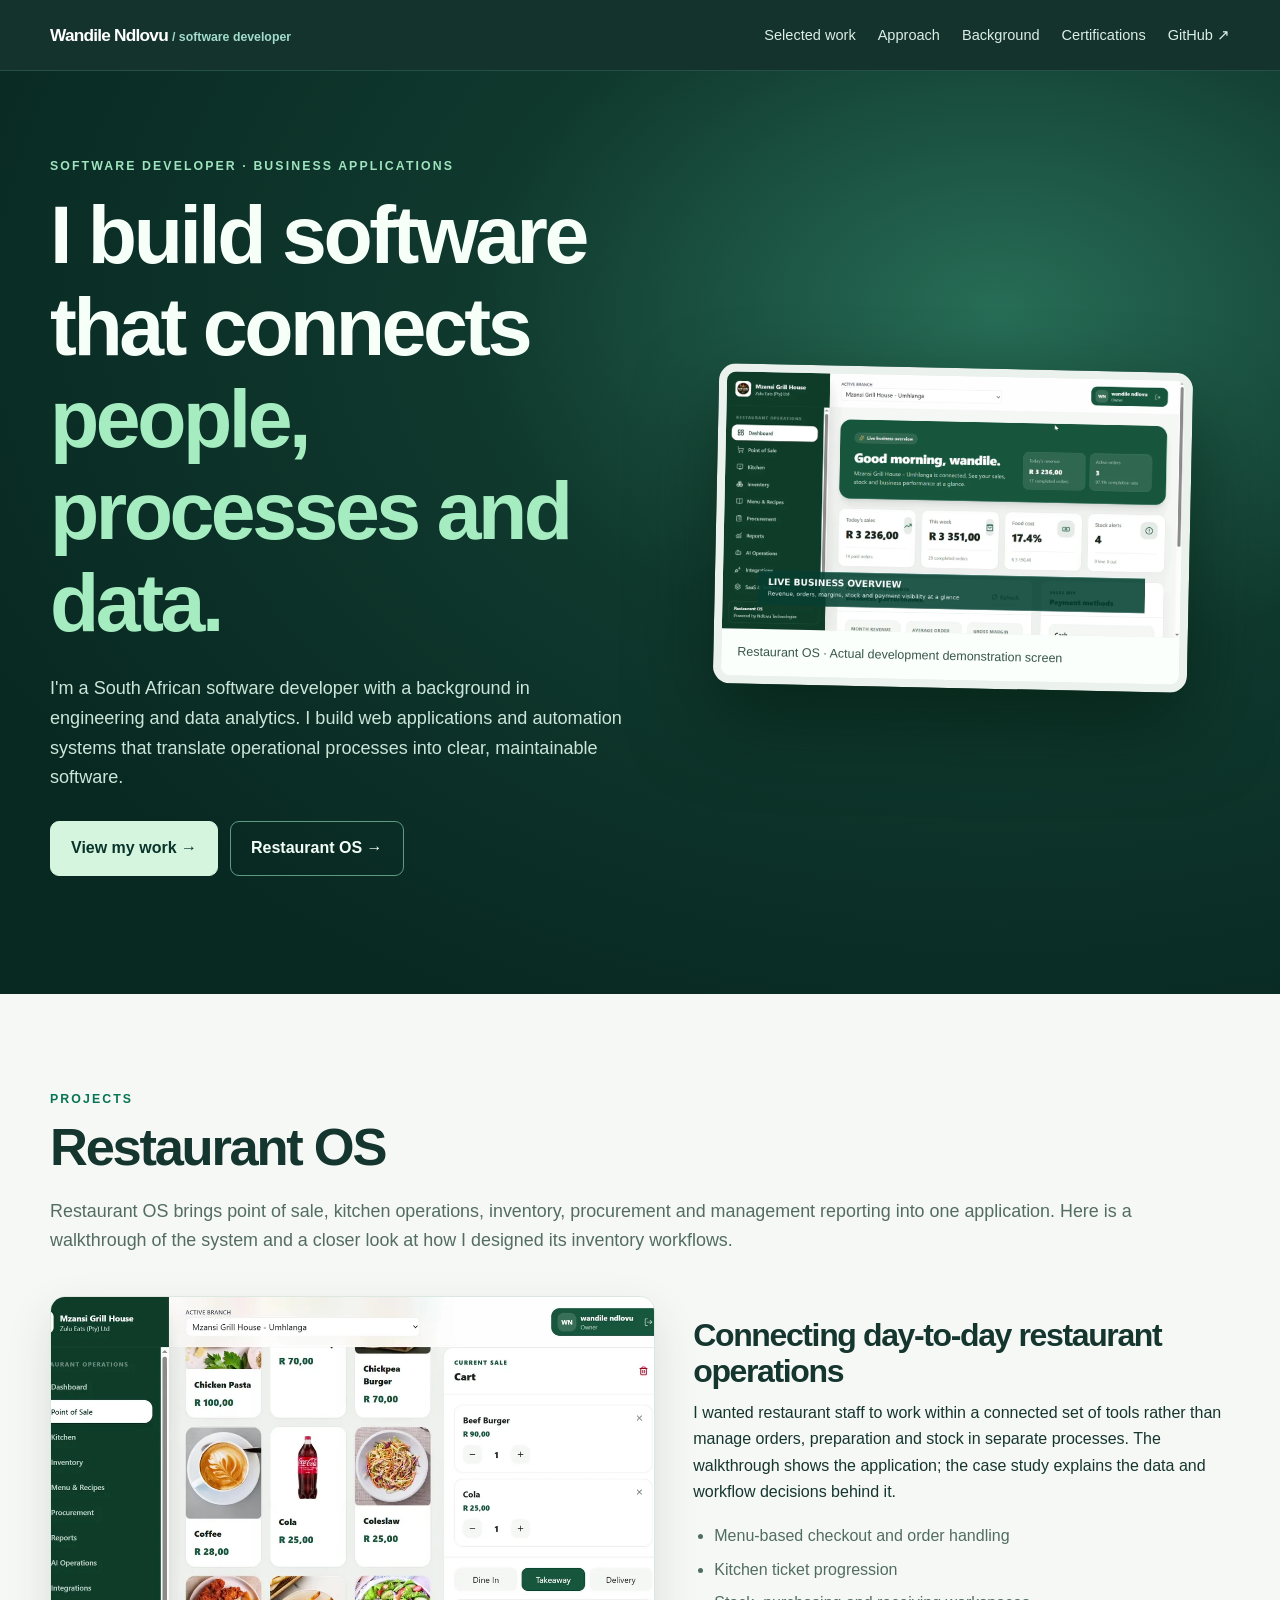
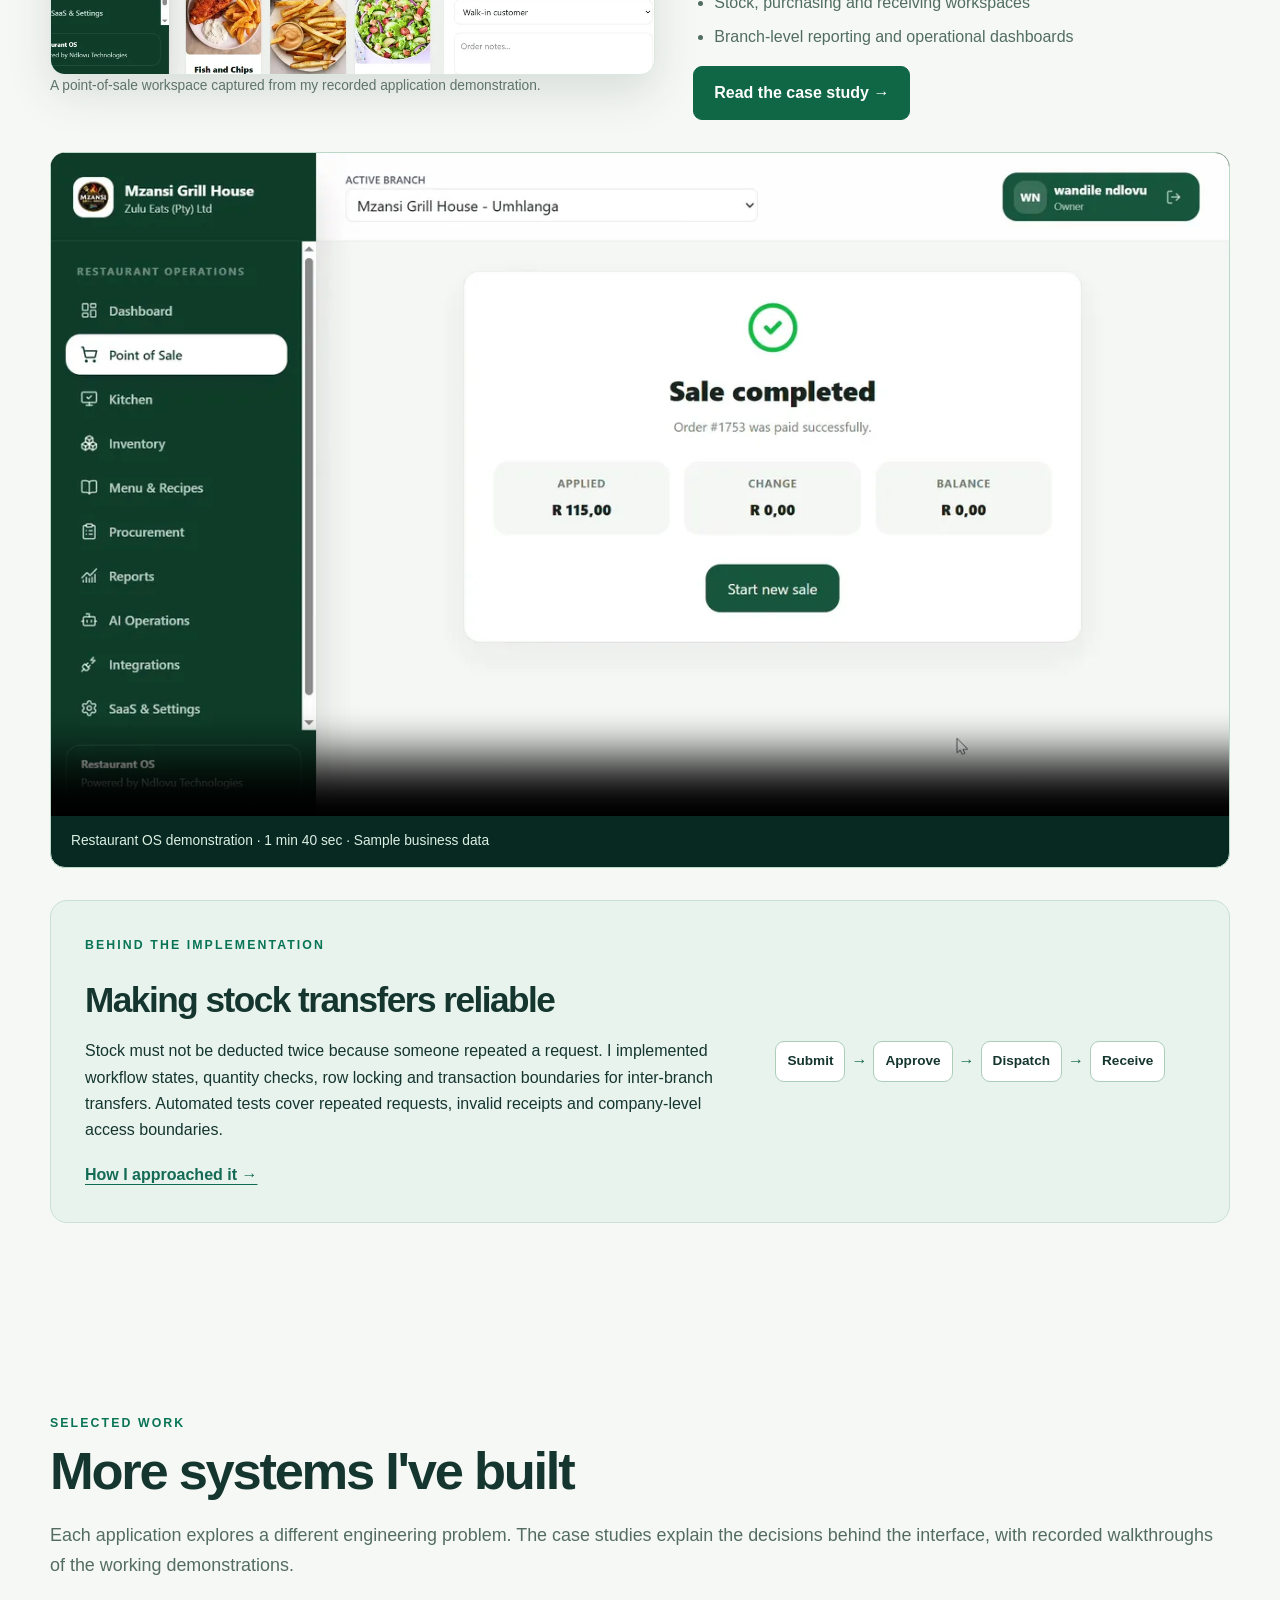
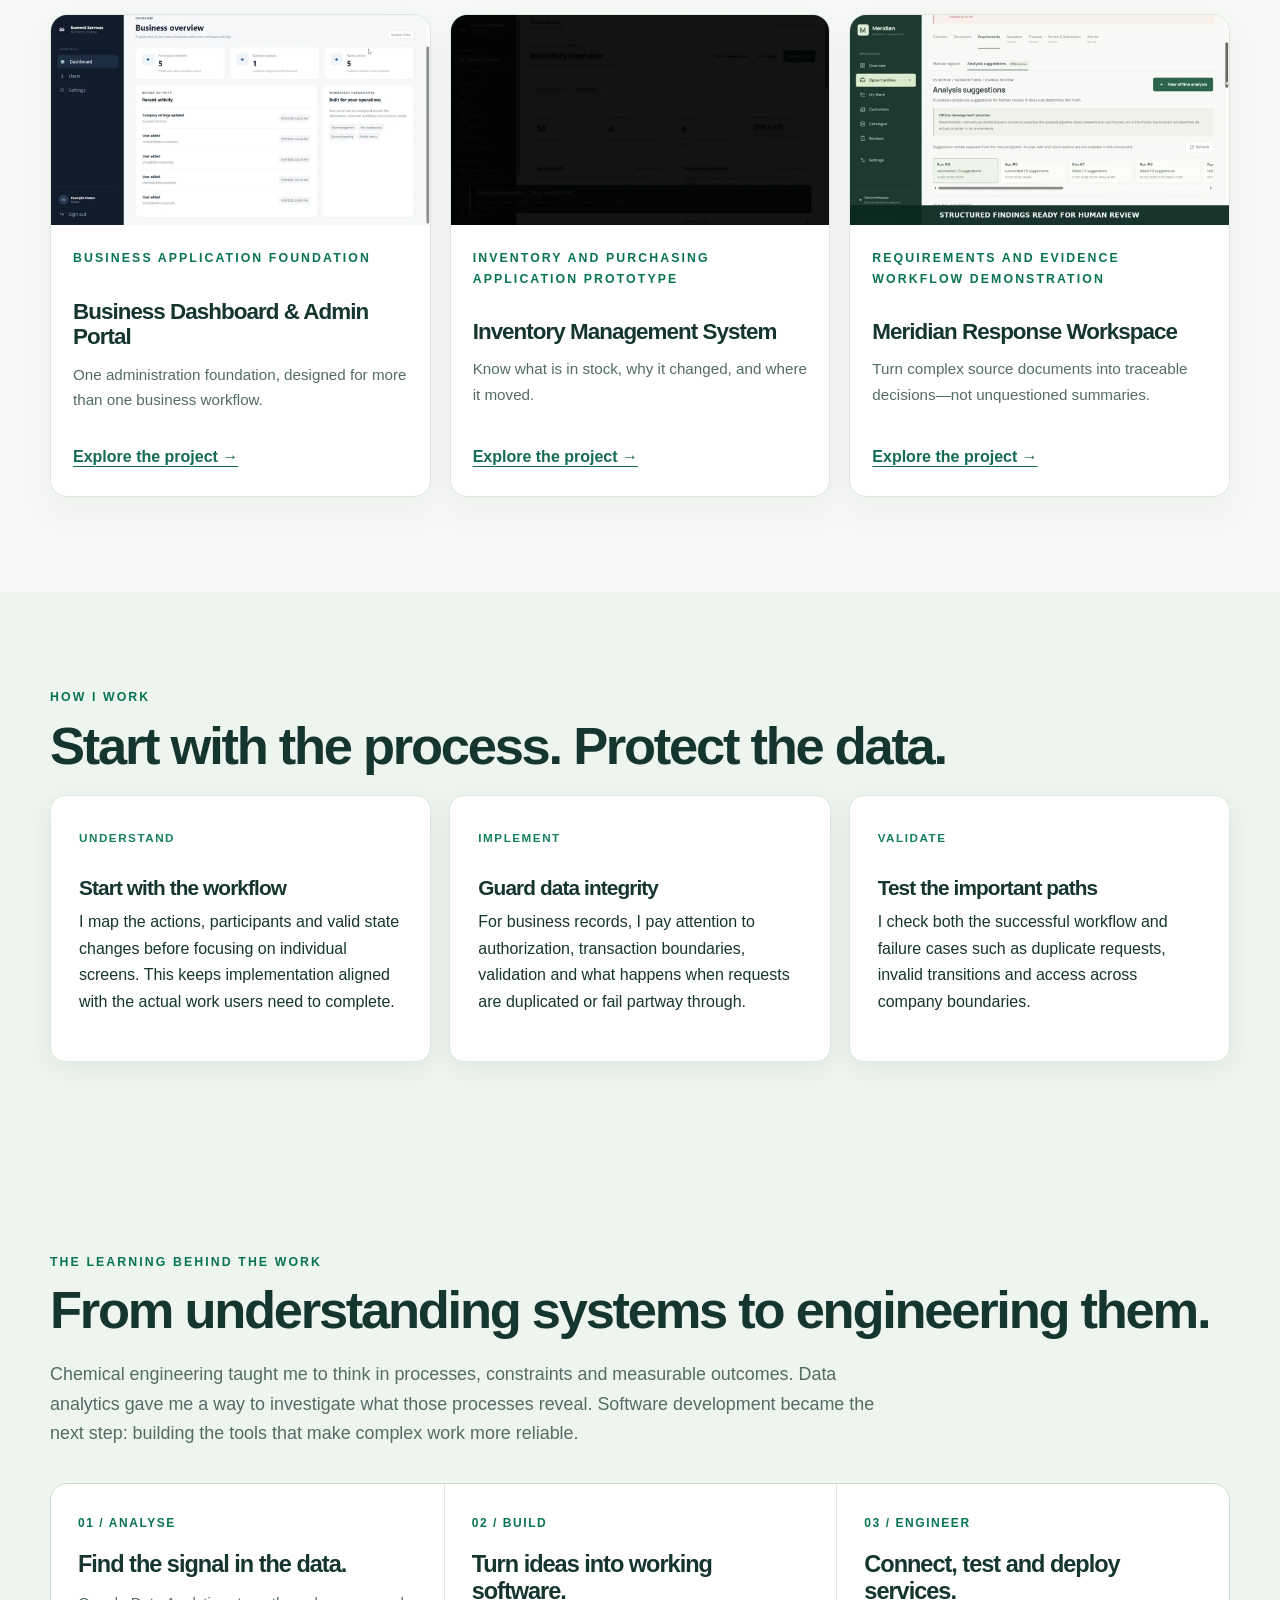
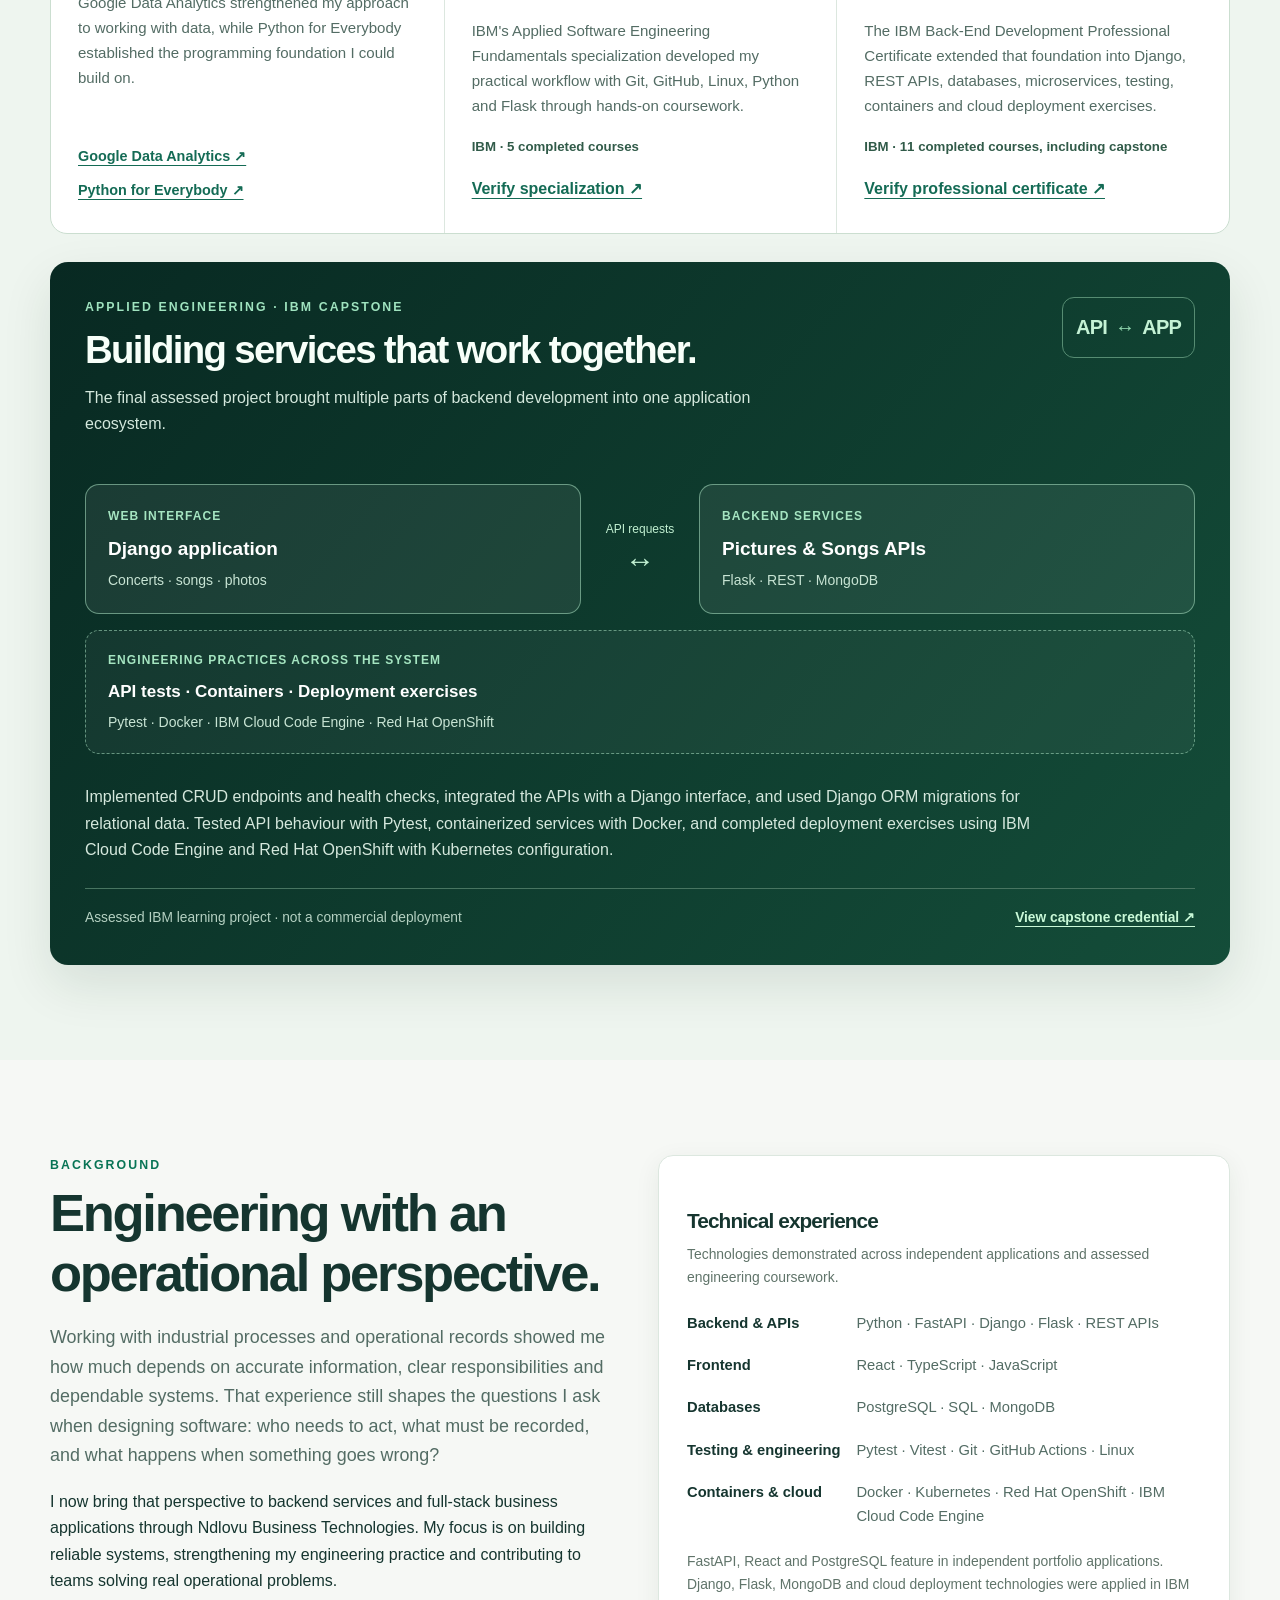
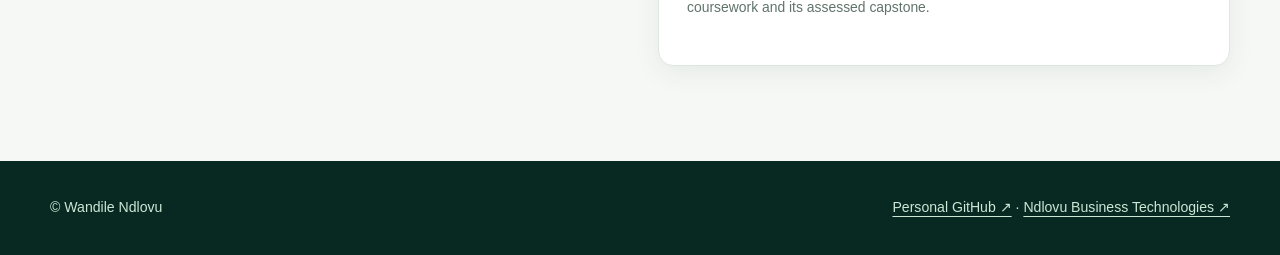
<file: index.html>
<!doctype html>
<html lang="en">
<head>
  <meta charset="utf-8"><meta name="viewport" content="width=device-width,initial-scale=1">
  <meta name="description" content="Wandile Ndlovu — software developer building backend systems, full-stack applications and business automation. Explore technical projects, demonstrations and design decisions.">
  <title>Wandile Ndlovu | Portfolio</title>
  <link rel="stylesheet" href="assets/style.css?v=capstone-20261103">
</head>
<body>
<a class="skip" href="#main">Skip to content</a>
<header class="top"><nav class="nav wrap" aria-label="Main navigation"><a class="brand" href="index.html">Wandile Ndlovu <small>/ software developer</small></a><div class="navlinks"><a href="#work">Selected work</a><a href="#approach">Approach</a><a href="#background">Background</a><a href="#certifications">Certifications</a><a href="https://github.com/Mbuso100" rel="noopener noreferrer" target="_blank">GitHub ↗</a></div></nav></header>
<main id="main">
<section class="hero"><div class="wrap hero-inner"><div><div class="eyebrow">Software Developer · Business Applications</div><h1>I build software that connects <strong>people, processes and data.</strong></h1><p class="lede">I'm a South African software developer with a background in engineering and data analytics. I build web applications and automation systems that translate operational processes into clear, maintainable software.</p><div class="actions"><a class="button" href="#work">View my work →</a><a class="button secondary" href="projects/restaurant-os/index.html">Restaurant OS →</a></div></div><figure class="visual"><img src="assets/media/dashboard.webp" alt="Screenshot of the Restaurant OS management dashboard in a demonstration environment"><figcaption class="visual-caption">Restaurant OS · Actual development demonstration screen</figcaption></figure></div></section>
<section class="section" id="work"><div class="wrap"><div class="eyebrow dark">Projects</div><h2>Restaurant OS</h2><p class="lead">Restaurant OS brings point of sale, kitchen operations, inventory, procurement and management reporting into one application. Here is a walkthrough of the system and a closer look at how I designed its inventory workflows.</p>
<div class="featured-grid"><div><div class="hero-screenshot"><img src="assets/media/pos.webp" alt="Restaurant OS point-of-sale menu and cart interface"></div><p class="caption-text">A point-of-sale workspace captured from my recorded application demonstration.</p></div><div class="feature-content"><h3>Connecting day-to-day restaurant operations</h3><p>I wanted restaurant staff to work within a connected set of tools rather than manage orders, preparation and stock in separate processes. The walkthrough shows the application; the case study explains the data and workflow decisions behind it.</p><ul class="feature-list"><li>Menu-based checkout and order handling</li><li>Kitchen ticket progression</li><li>Stock, purchasing and receiving workspaces</li><li>Branch-level reporting and operational dashboards</li></ul><a class="button dark-btn" href="projects/restaurant-os/index.html">Read the case study →</a></div></div>
<div class="video-card"><video controls playsinline preload="none" poster="assets/media/checkout.webp" src="assets/media/restaurant-os-walkthrough.mp4" aria-label="Restaurant OS product demonstration">This browser cannot play the video.</video><figcaption>Restaurant OS demonstration · 1 min 40 sec · Sample business data</figcaption></div>
<div class="insight-box"><div><div class="eyebrow dark">Behind the implementation</div><h3>Making stock transfers reliable</h3><p>Stock must not be deducted twice because someone repeated a request. I implemented workflow states, quantity checks, row locking and transaction boundaries for inter-branch transfers. Automated tests cover repeated requests, invalid receipts and company-level access boundaries.</p><a class="inline-link" href="projects/restaurant-os/index.html#integrity">How I approached it →</a></div><div class="flow-mini"><div>Submit</div><span>→</span><div>Approve</div><span>→</span><div>Dispatch</div><span>→</span><div>Receive</div></div></div>
</div></section>
<section class="section" id="more-projects"><div class="wrap"><div class="eyebrow dark">Selected work</div><h2>More systems I've built</h2><p class="lead">Each application explores a different engineering problem. The case studies explain the decisions behind the interface, with recorded walkthroughs of the working demonstrations.</p><div class="visual-projects"><article class="visual-project"><a href="projects/business-dashboard/index.html" class="visual-project-image"><img loading="lazy" src="assets/media/business-dashboard.webp" alt="Business Dashboard &amp; Admin Portal actual application demonstration screen"></a><div class="visual-project-body"><div class="eyebrow dark">Business application foundation</div><h3>Business Dashboard &amp; Admin Portal</h3><p>One administration foundation, designed for more than one business workflow.</p><a class="inline-link" href="projects/business-dashboard/index.html">Explore the project →</a></div></article><article class="visual-project"><a href="projects/inventory-management/index.html" class="visual-project-image"><img loading="lazy" src="assets/media/inventory-overview.webp" alt="Inventory Management System actual application demonstration screen"></a><div class="visual-project-body"><div class="eyebrow dark">Inventory and purchasing application prototype</div><h3>Inventory Management System</h3><p>Know what is in stock, why it changed, and where it moved.</p><a class="inline-link" href="projects/inventory-management/index.html">Explore the project →</a></div></article><article class="visual-project"><a href="projects/meridian-response/index.html" class="visual-project-image"><img loading="lazy" src="assets/media/meridian-review.webp" alt="Meridian Response Workspace actual application demonstration screen"></a><div class="visual-project-body"><div class="eyebrow dark">Requirements and evidence workflow demonstration</div><h3>Meridian Response Workspace</h3><p>Turn complex source documents into traceable decisions—not unquestioned summaries.</p><a class="inline-link" href="projects/meridian-response/index.html">Explore the project →</a></div></article></div></div></section><section class="section alt" id="approach"><div class="wrap"><div class="eyebrow dark">How I work</div><h2>Start with the process. Protect the data.</h2><div class="grid3"><article class="panel"><span class="num">Understand</span><h3>Start with the workflow</h3><p>I map the actions, participants and valid state changes before focusing on individual screens. This keeps implementation aligned with the actual work users need to complete.</p></article><article class="panel"><span class="num">Implement</span><h3>Guard data integrity</h3><p>For business records, I pay attention to authorization, transaction boundaries, validation and what happens when requests are duplicated or fail partway through.</p></article><article class="panel"><span class="num">Validate</span><h3>Test the important paths</h3><p>I check both the successful workflow and failure cases such as duplicate requests, invalid transitions and access across company boundaries.</p></article></div></div></section>
<section class="section alt" id="certifications"><div class="wrap"><div class="eyebrow dark">The learning behind the work</div><h2>From understanding systems to engineering them.</h2><p class="lead credential-intro">Chemical engineering taught me to think in processes, constraints and measurable outcomes. Data analytics gave me a way to investigate what those processes reveal. Software development became the next step: building the tools that make complex work more reliable.</p><div class="learning-path" aria-label="Professional learning progression"><div class="learning-step"><span class="learning-index">01 / ANALYSE</span><h3>Find the signal in the data.</h3><p>Google Data Analytics strengthened my approach to working with data, while Python for Everybody established the programming foundation I could build on.</p><div class="learning-links"><a href="https://coursera.org/share/1961a213888c96dcf7efc5d45b0d8253" target="_blank" rel="noopener noreferrer">Google Data Analytics ↗</a><a href="https://coursera.org/share/98b746ebfc0a7ea8866aea2bcbd917bb" target="_blank" rel="noopener noreferrer">Python for Everybody ↗</a></div></div><div class="learning-step"><span class="learning-index">02 / BUILD</span><h3>Turn ideas into working software.</h3><p>IBM's Applied Software Engineering Fundamentals specialization developed my practical workflow with Git, GitHub, Linux, Python and Flask through hands-on coursework.</p><p class="learning-meta">IBM · 5 completed courses</p><a class="inline-link" href="https://coursera.org/share/a6c1c4b986ab6524336faaecf5420b88" target="_blank" rel="noopener noreferrer">Verify specialization ↗</a></div><div class="learning-step"><span class="learning-index">03 / ENGINEER</span><h3>Connect, test and deploy services.</h3><p>The IBM Back-End Development Professional Certificate extended that foundation into Django, REST APIs, databases, microservices, testing, containers and cloud deployment exercises.</p><p class="learning-meta">IBM · 11 completed courses, including capstone</p><a class="inline-link" href="https://coursera.org/share/a2dcc6f86585a7b8599a36f9d09b4b5b" target="_blank" rel="noopener noreferrer">Verify professional certificate ↗</a></div></div><div class="capstone-feature"><div class="capstone-heading"><div><div class="eyebrow">Applied engineering · IBM capstone</div><h3>Building services that work together.</h3><p>The final assessed project brought multiple parts of backend development into one application ecosystem.</p></div><div class="capstone-mark" aria-hidden="true">API<span>↔</span>APP</div></div><div class="capstone-architecture" aria-label="Django web application connects to Flask REST APIs; testing and deployment support both services" style="display:block;margin:28px 0 30px;">
  <div style="display:flex;flex-wrap:wrap;align-items:stretch;gap:14px;">
    <div style="flex:1 1 230px;min-width:0;display:block;padding:22px;border:1px solid rgba(169,224,193,.55);border-radius:14px;background:rgba(255,255,255,.07);">
      <div style="display:block;font-size:12px;letter-spacing:.09em;text-transform:uppercase;font-weight:700;color:#a5e5c1;margin-bottom:10px;">Web interface</div>
      <div style="display:block;font-size:19px;font-weight:750;line-height:1.4;color:#fff;margin-bottom:6px;">Django application</div>
      <div style="display:block;font-size:14px;line-height:1.6;color:#c8e4d4;">Concerts · songs · photos</div>
    </div>
    <div style="flex:0 0 90px;display:flex;flex-direction:column;align-items:center;justify-content:center;gap:6px;text-align:center;color:#c1efd1;padding:8px;">
      <div style="display:block;font-size:12px;line-height:1.4;">API requests</div>
      <div style="display:block;font-size:30px;line-height:1.1;" aria-hidden="true">↔</div>
    </div>
    <div style="flex:1 1 230px;min-width:0;display:block;padding:22px;border:1px solid rgba(169,224,193,.55);border-radius:14px;background:rgba(255,255,255,.07);">
      <div style="display:block;font-size:12px;letter-spacing:.09em;text-transform:uppercase;font-weight:700;color:#a5e5c1;margin-bottom:10px;">Backend services</div>
      <div style="display:block;font-size:19px;font-weight:750;line-height:1.4;color:#fff;margin-bottom:6px;">Pictures &amp; Songs APIs</div>
      <div style="display:block;font-size:14px;line-height:1.6;color:#c8e4d4;">Flask · REST · MongoDB</div>
    </div>
  </div>
  <div style="display:block;margin-top:16px;padding:20px 22px;border:1px dashed rgba(169,224,193,.55);border-radius:14px;background:rgba(255,255,255,.045);">
    <div style="display:block;font-size:12px;letter-spacing:.09em;text-transform:uppercase;font-weight:700;color:#a5e5c1;margin-bottom:9px;">Engineering practices across the system</div>
    <div style="display:block;font-size:17px;line-height:1.45;font-weight:700;color:#fff;margin-bottom:6px;">API tests · Containers · Deployment exercises</div>
    <div style="display:block;font-size:14px;line-height:1.6;color:#c8e4d4;">Pytest · Docker · IBM Cloud Code Engine · Red Hat OpenShift</div>
  </div>
</div><p>Implemented CRUD endpoints and health checks, integrated the APIs with a Django interface, and used Django ORM migrations for relational data. Tested API behaviour with Pytest, containerized services with Docker, and completed deployment exercises using IBM Cloud Code Engine and Red Hat OpenShift with Kubernetes configuration.</p><div class="capstone-bottom"><span>Assessed IBM learning project · not a commercial deployment</span><a href="https://coursera.org/share/3fd48afa4b3be724c8dde43e35e6f756" target="_blank" rel="noopener noreferrer">View capstone credential ↗</a></div></div></div></section>
<section class="section" id="background"><div class="wrap two"><div><div class="eyebrow dark">Background</div><h2>Engineering with an operational perspective.</h2><p class="lead">Working with industrial processes and operational records showed me how much depends on accurate information, clear responsibilities and dependable systems. That experience still shapes the questions I ask when designing software: who needs to act, what must be recorded, and what happens when something goes wrong?</p><p>I now bring that perspective to backend services and full-stack business applications through Ndlovu Business Technologies. My focus is on building reliable systems, strengthening my engineering practice and contributing to teams solving real operational problems.</p></div><aside class="panel"><h3>Technical experience</h3><p class="small">Technologies demonstrated across independent applications and assessed engineering coursework.</p><dl class="stack-list"><dt>Backend &amp; APIs</dt><dd>Python · FastAPI · Django · Flask · REST APIs</dd><dt>Frontend</dt><dd>React · TypeScript · JavaScript</dd><dt>Databases</dt><dd>PostgreSQL · SQL · MongoDB</dd><dt>Testing &amp; engineering</dt><dd>Pytest · Vitest · Git · GitHub Actions · Linux</dd><dt>Containers &amp; cloud</dt><dd>Docker · Kubernetes · Red Hat OpenShift · IBM Cloud Code Engine</dd></dl><p class="small">FastAPI, React and PostgreSQL feature in independent portfolio applications. Django, Flask, MongoDB and cloud deployment technologies were applied in IBM coursework and its assessed capstone.</p></aside></div></section>
</main><footer class="footer"><div class="wrap footer-flex"><span>© Wandile Ndlovu</span><span><a href="https://github.com/Mbuso100" rel="noopener noreferrer" target="_blank">Personal GitHub ↗</a> · <a href="https://ndlovutech.com" rel="noopener noreferrer" target="_blank">Ndlovu Business Technologies <span aria-hidden="true">↗</span></a></span></div></footer>
</body></html>
</file>
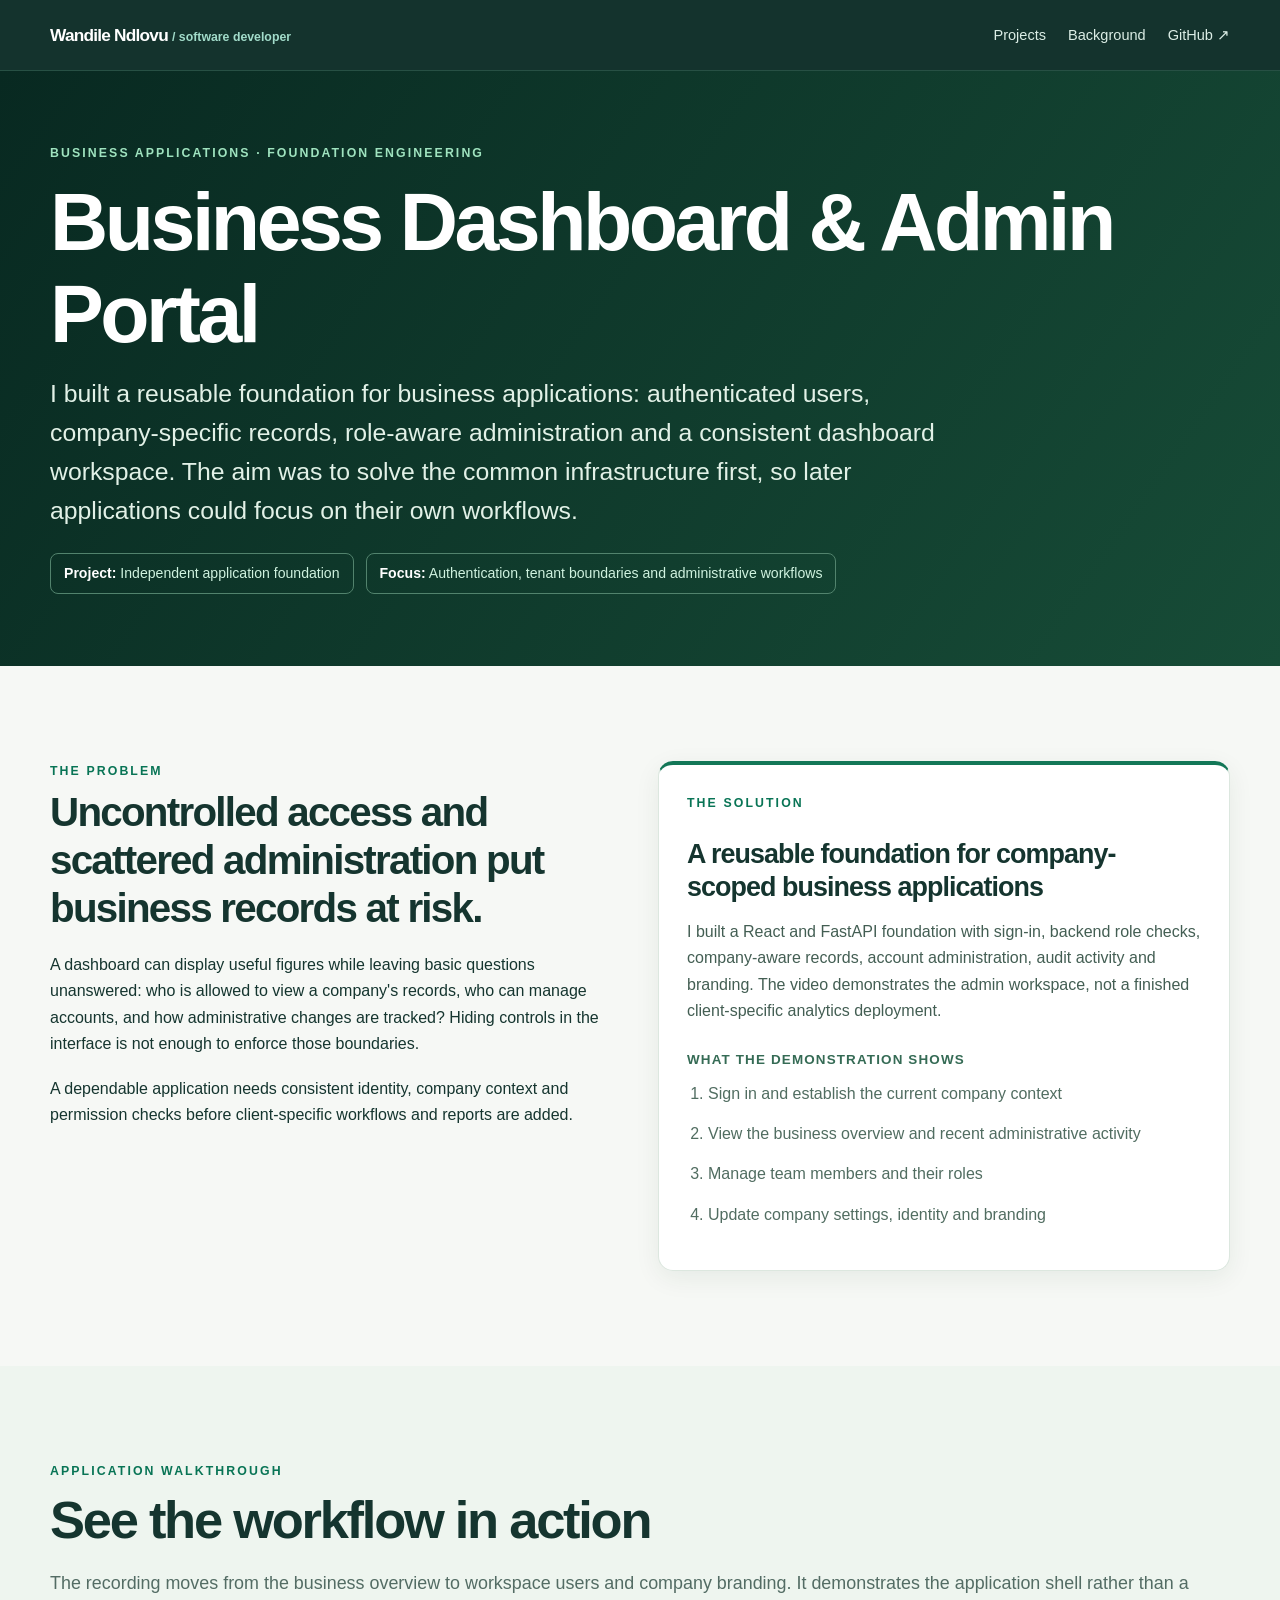
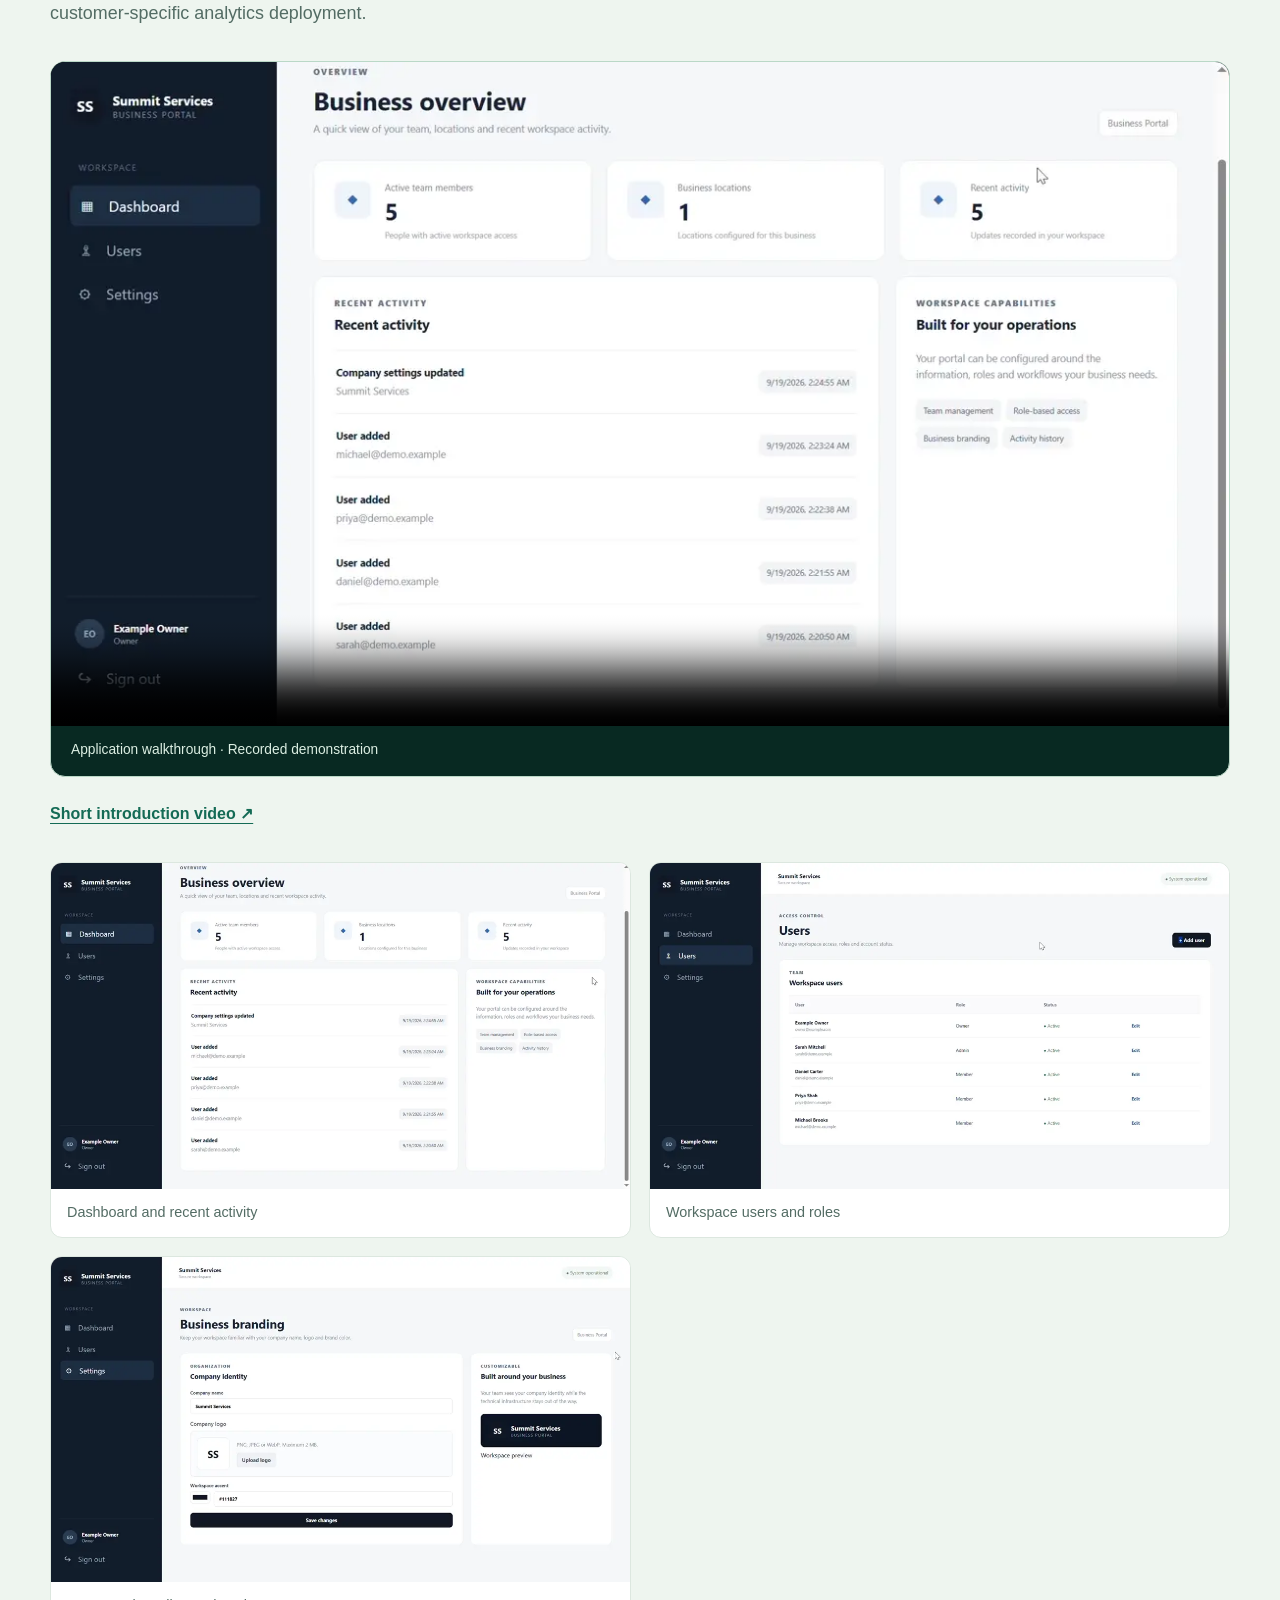
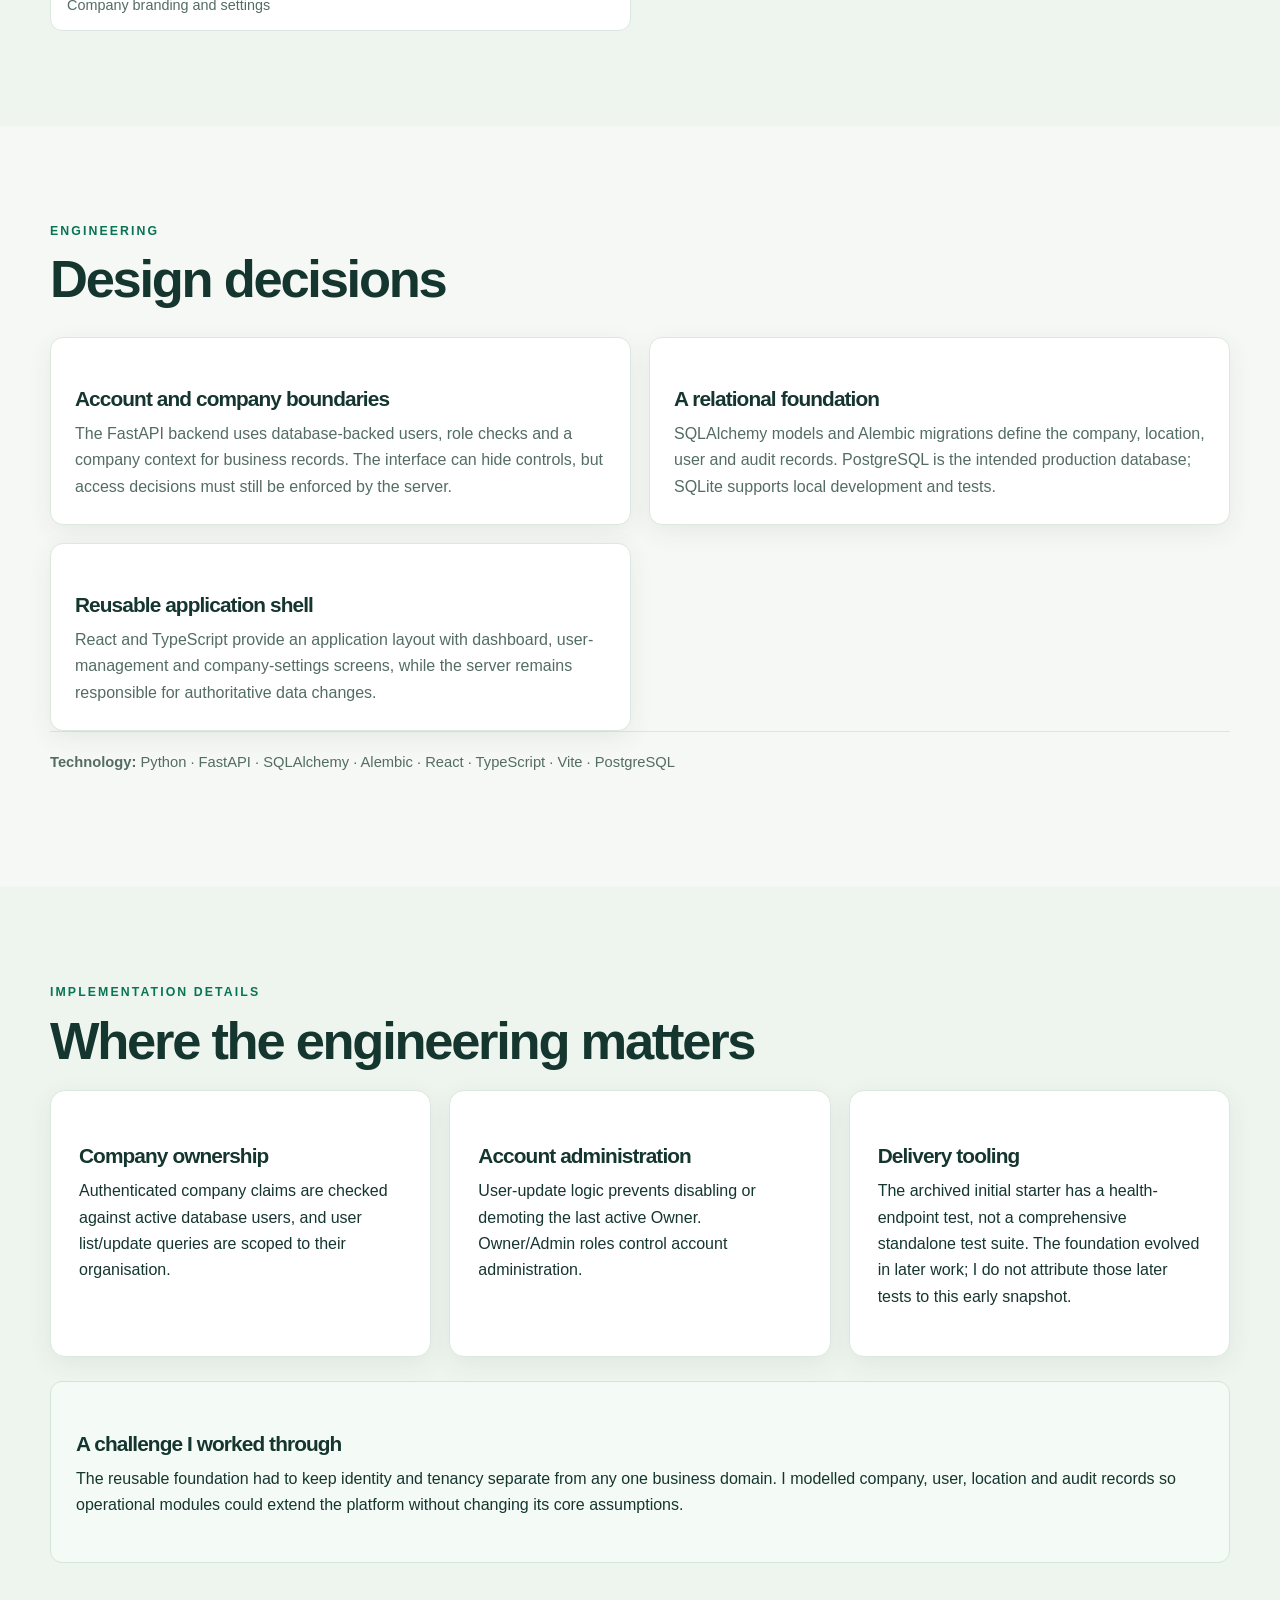
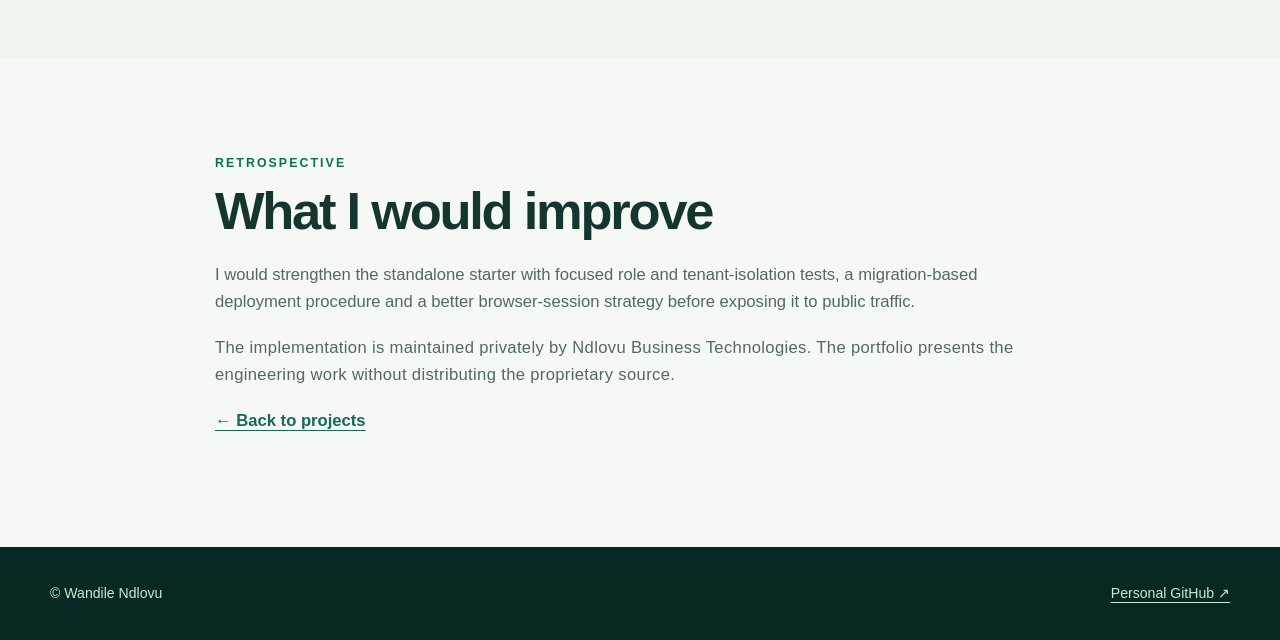
<file: projects/business-dashboard/index.html>
<!DOCTYPE html>
<html lang="en"><head><meta charset="utf-8"/><meta content="width=device-width,initial-scale=1" name="viewport"/><meta content="Business Dashboard &amp; Admin Portal — technical project by Wandile Ndlovu" name="description"/><title>Business Dashboard &amp; Admin Portal | Wandile Ndlovu</title><link href="../../assets/style.css" rel="stylesheet"/></head><body><a class="skip" href="#main">Skip to content</a><header class="top"><nav class="nav wrap"><a class="brand" href="../../index.html">Wandile Ndlovu <small>/ software developer</small></a><div class="navlinks"><a href="../../index.html#work">Projects</a><a href="../../index.html#background">Background</a><a href="https://github.com/Mbuso100" rel="noopener noreferrer" target="_blank">GitHub ↗</a></div></nav></header><main id="main"><section class="case-hero"><div class="wrap"><div class="eyebrow">Business applications · Foundation engineering</div><h1>Business Dashboard &amp; Admin Portal</h1><p class="case-lead">I built a reusable foundation for business applications: authenticated users, company-specific records, role-aware administration and a consistent dashboard workspace. The aim was to solve the common infrastructure first, so later applications could focus on their own workflows.</p><div class="project-facts"><span><b>Project:</b> Independent application foundation</span><span><b>Focus:</b> Authentication, tenant boundaries and administrative workflows</span></div></div></section><section class="section problem-solution" id="problem"><div class="wrap two"><div><div class="eyebrow dark">The problem</div><h2>Uncontrolled access and scattered administration put business records at risk.</h2><p>A dashboard can display useful figures while leaving basic questions unanswered: who is allowed to view a company's records, who can manage accounts, and how administrative changes are tracked? Hiding controls in the interface is not enough to enforce those boundaries.</p><p>A dependable application needs consistent identity, company context and permission checks before client-specific workflows and reports are added.</p></div><aside class="panel solution-panel" id="solution"><div class="eyebrow dark">The solution</div><h3>A reusable foundation for company-scoped business applications</h3><p>I built a React and FastAPI foundation with sign-in, backend role checks, company-aware records, account administration, audit activity and branding. The video demonstrates the admin workspace, not a finished client-specific analytics deployment.</p><h4>What the demonstration shows</h4><ol class="feature-list case-steps"><li>Sign in and establish the current company context</li><li>View the business overview and recent administrative activity</li><li>Manage team members and their roles</li><li>Update company settings, identity and branding</li></ol></aside></div></section><section class="section alt" id="demonstration"><div class="wrap"><div class="eyebrow dark">Application walkthrough</div><h2>See the workflow in action</h2><p class="lead">The recording moves from the business overview to workspace users and company branding. It demonstrates the application shell rather than a customer-specific analytics deployment.</p><figure class="video-card"><video aria-label="Business Dashboard &amp; Admin Portal application walkthrough" controls="" playsinline="" poster="../../assets/media/business-dashboard.webp" preload="metadata" src="../../assets/media/business-dashboard-demo.mp4">Your browser does not support this video.</video><figcaption>Application walkthrough · Recorded demonstration</figcaption></figure><p class="secondary-media"><a href="../../assets/media/business-dashboard-overview.mp4">Short introduction video ↗</a></p><div class="demo-stills"><figure class="demo-shot"><img alt="Dashboard and recent activity" loading="lazy" src="../../assets/media/business-dashboard-screen-1.webp"/><figcaption>Dashboard and recent activity</figcaption></figure><figure class="demo-shot"><img alt="Workspace users and roles" loading="lazy" src="../../assets/media/business-dashboard-screen-2.webp"/><figcaption>Workspace users and roles</figcaption></figure><figure class="demo-shot"><img alt="Company branding and settings" loading="lazy" src="../../assets/media/business-dashboard-screen-3.webp"/><figcaption>Company branding and settings</figcaption></figure></div></div></section><section class="section" id="architecture"><div class="wrap"><div class="eyebrow dark">Engineering</div><h2>Design decisions</h2><div class="decision-grid"><article class="panel"><h3>Account and company boundaries</h3><p>The FastAPI backend uses database-backed users, role checks and a company context for business records. The interface can hide controls, but access decisions must still be enforced by the server.</p></article><article class="panel"><h3>A relational foundation</h3><p>SQLAlchemy models and Alembic migrations define the company, location, user and audit records. PostgreSQL is the intended production database; SQLite supports local development and tests.</p></article><article class="panel"><h3>Reusable application shell</h3><p>React and TypeScript provide an application layout with dashboard, user-management and company-settings screens, while the server remains responsible for authoritative data changes.</p></article></div><p class="stack-foot"><strong>Technology:</strong> Python · FastAPI · SQLAlchemy · Alembic · React · TypeScript · Vite · PostgreSQL</p></div></section><section class="section alt" id="evidence"><div class="wrap"><div class="eyebrow dark">Implementation details</div><h2>Where the engineering matters</h2><div class="grid3"><article class="panel"><h3>Company ownership</h3><p>Authenticated company claims are checked against active database users, and user list/update queries are scoped to their organisation.</p></article><article class="panel"><h3>Account administration</h3><p>User-update logic prevents disabling or demoting the last active Owner. Owner/Admin roles control account administration.</p></article><article class="panel"><h3>Delivery tooling</h3><p>The archived initial starter has a health-endpoint test, not a comprehensive standalone test suite. The foundation evolved in later work; I do not attribute those later tests to this early snapshot.</p></article></div><div class="metric-intro"><h3>A challenge I worked through</h3><p>The reusable foundation had to keep identity and tenancy separate from any one business domain. I modelled company, user, location and audit records so operational modules could extend the platform without changing its core assumptions.</p></div></div></section><section class="section" id="reflection"><div class="wrap reading"><div class="eyebrow dark">Retrospective</div><h2>What I would improve</h2><p>I would strengthen the standalone starter with focused role and tenant-isolation tests, a migration-based deployment procedure and a better browser-session strategy before exposing it to public traffic.</p><p class="private-label">The implementation is maintained privately by Ndlovu Business Technologies. The portfolio presents the engineering work without distributing the proprietary source.</p><p><a class="inline-link" href="../../index.html#work">← Back to projects</a></p></div></section></main><footer class="footer"><div class="wrap footer-flex"><span>© Wandile Ndlovu</span><a href="https://github.com/Mbuso100" rel="noopener noreferrer" target="_blank">Personal GitHub ↗</a></div></footer></body></html>
</file>
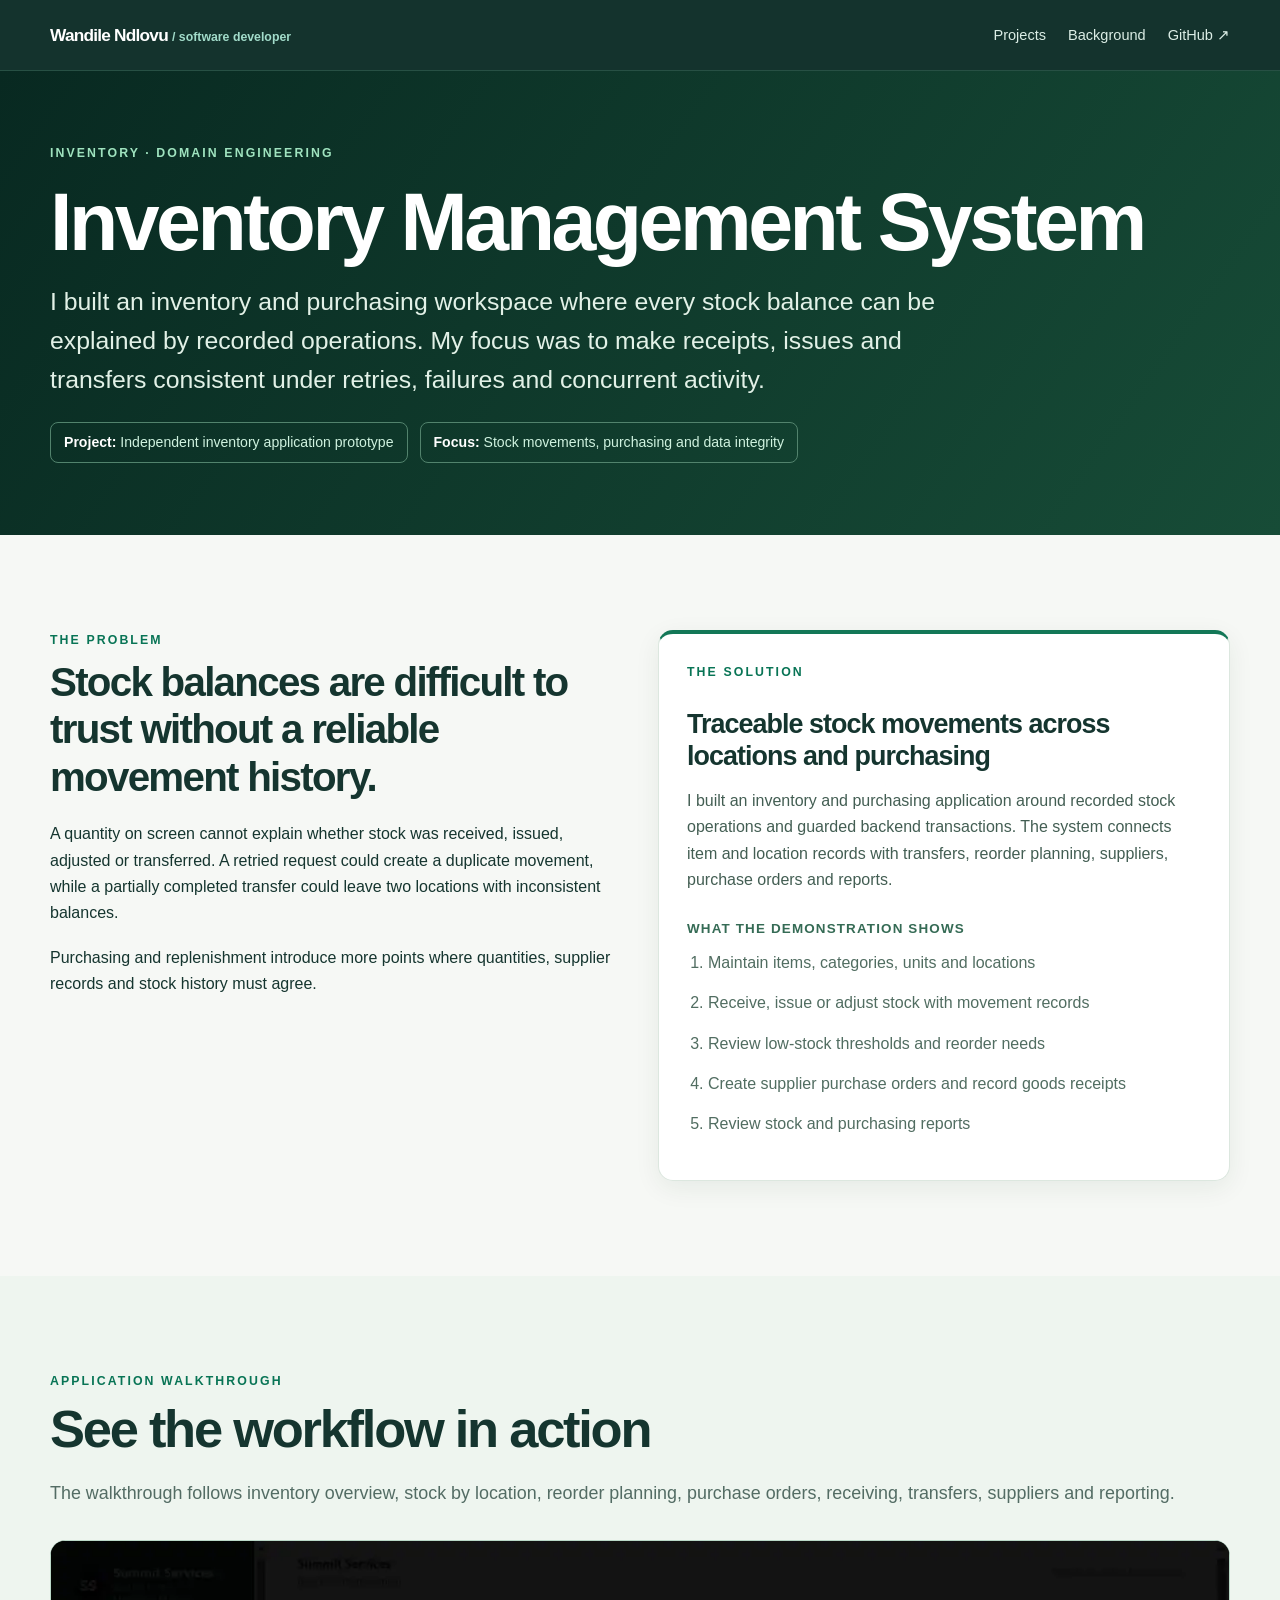
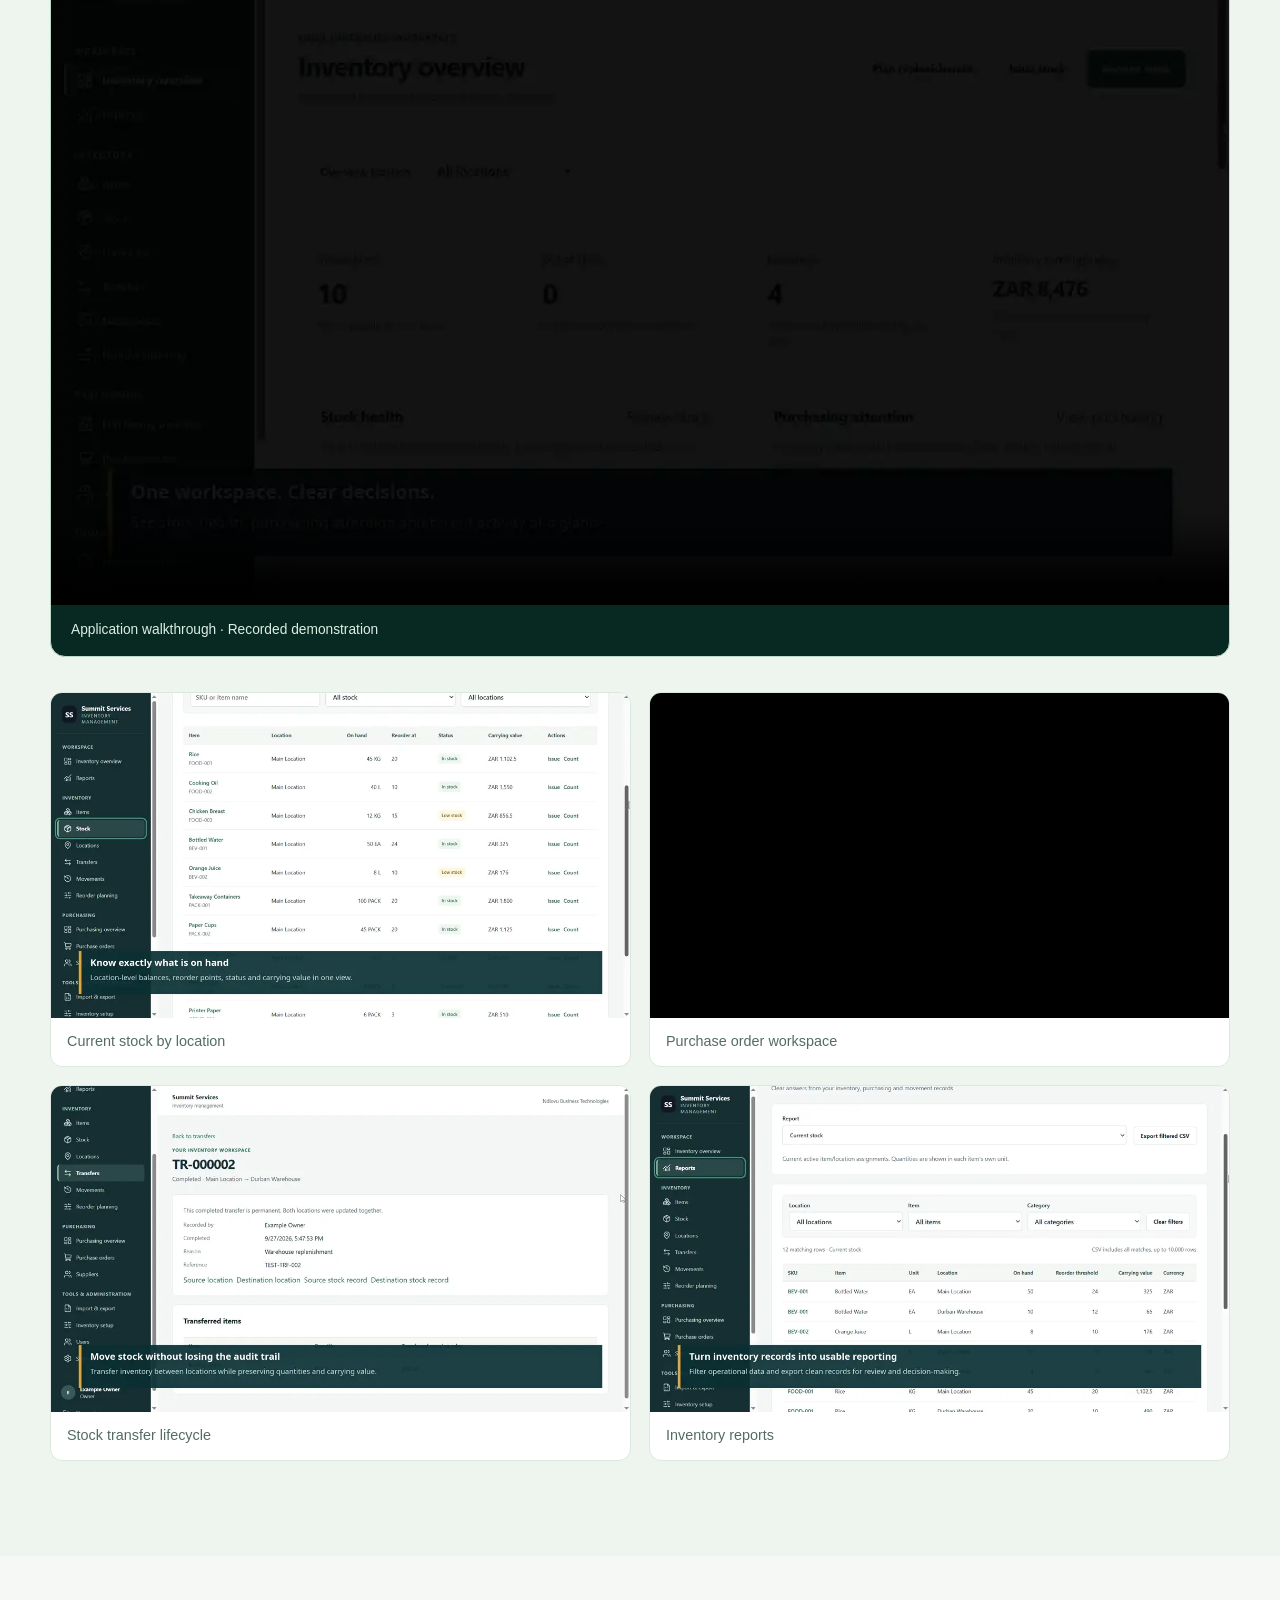
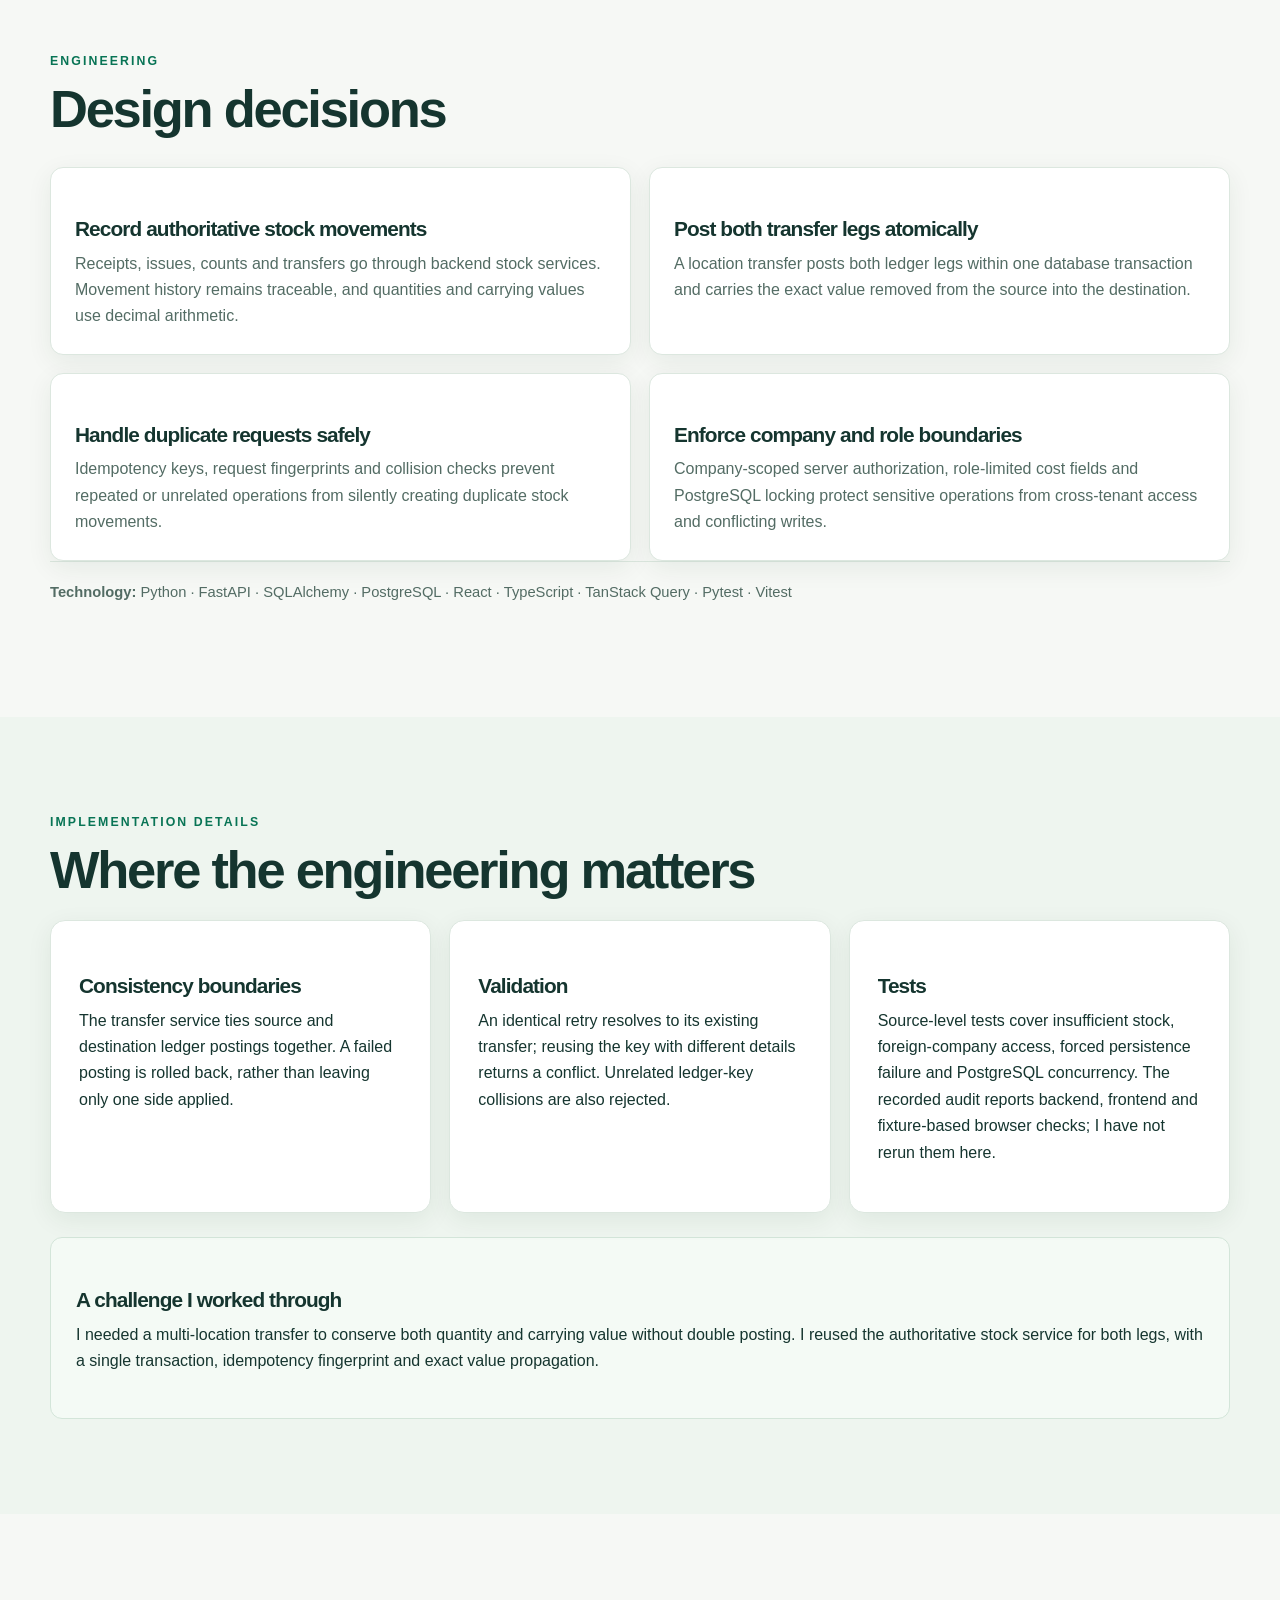
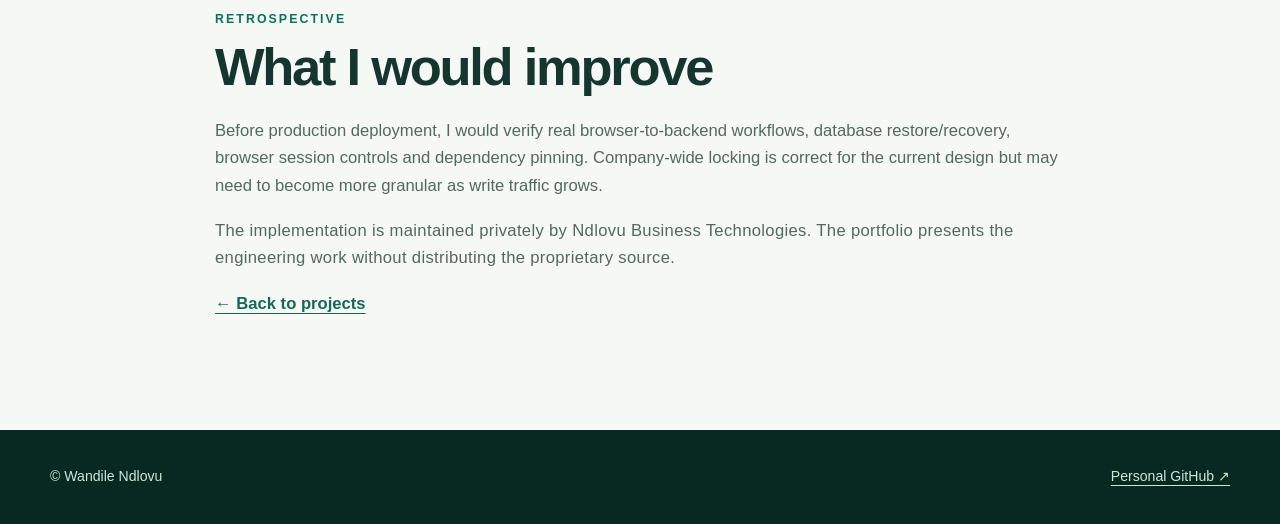
<file: projects/inventory-management/index.html>
<!DOCTYPE html>

<html lang="en"><head><meta charset="utf-8"/><meta content="width=device-width,initial-scale=1" name="viewport"/><meta content="Inventory Management System — technical project by Wandile Ndlovu" name="description"/><title>Inventory Management System | Wandile Ndlovu</title><link href="../../assets/style.css" rel="stylesheet"/></head><body><a class="skip" href="#main">Skip to content</a><header class="top"><nav class="nav wrap"><a class="brand" href="../../index.html">Wandile Ndlovu <small>/ software developer</small></a><div class="navlinks"><a href="../../index.html#work">Projects</a><a href="../../index.html#background">Background</a><a href="https://github.com/Mbuso100" rel="noopener noreferrer" target="_blank">GitHub ↗</a></div></nav></header><main id="main"><section class="case-hero"><div class="wrap"><div class="eyebrow">Inventory · Domain engineering</div><h1>Inventory Management System</h1><p class="case-lead">I built an inventory and purchasing workspace where every stock balance can be explained by recorded operations. My focus was to make receipts, issues and transfers consistent under retries, failures and concurrent activity.</p><div class="project-facts"><span><b>Project:</b> Independent inventory application prototype</span><span><b>Focus:</b> Stock movements, purchasing and data integrity</span></div></div></section><section class="section problem-solution" id="problem"><div class="wrap two"><div><div class="eyebrow dark">The problem</div><h2>Stock balances are difficult to trust without a reliable movement history.</h2><p>A quantity on screen cannot explain whether stock was received, issued, adjusted or transferred. A retried request could create a duplicate movement, while a partially completed transfer could leave two locations with inconsistent balances.</p><p>Purchasing and replenishment introduce more points where quantities, supplier records and stock history must agree.</p></div><aside class="panel solution-panel" id="solution"><div class="eyebrow dark">The solution</div><h3>Traceable stock movements across locations and purchasing</h3><p>I built an inventory and purchasing application around recorded stock operations and guarded backend transactions. The system connects item and location records with transfers, reorder planning, suppliers, purchase orders and reports.</p><h4>What the demonstration shows</h4><ol class="feature-list case-steps"><li>Maintain items, categories, units and locations</li><li>Receive, issue or adjust stock with movement records</li><li>Review low-stock thresholds and reorder needs</li><li>Create supplier purchase orders and record goods receipts</li><li>Review stock and purchasing reports</li></ol></aside></div></section><section class="section alt" id="demonstration"><div class="wrap"><div class="eyebrow dark">Application walkthrough</div><h2>See the workflow in action</h2><p class="lead">The walkthrough follows inventory overview, stock by location, reorder planning, purchase orders, receiving, transfers, suppliers and reporting.</p><figure class="video-card"><video aria-label="Inventory Management System application walkthrough" controls="" playsinline="" poster="../../assets/media/inventory-overview.webp" preload="metadata" src="../../assets/media/inventory-management-demo.mp4">Your browser does not support this video.</video><figcaption>Application walkthrough · Recorded demonstration</figcaption></figure><div class="demo-stills"><figure class="demo-shot"><img alt="Current stock by location" loading="lazy" src="../../assets/media/inventory-management-screen-1.webp"/><figcaption>Current stock by location</figcaption></figure><figure class="demo-shot"><img alt="Purchase order workspace" loading="lazy" src="../../assets/media/inventory-management-screen-2.webp"/><figcaption>Purchase order workspace</figcaption></figure><figure class="demo-shot"><img alt="Stock transfer lifecycle" loading="lazy" src="../../assets/media/inventory-management-screen-3.webp"/><figcaption>Stock transfer lifecycle</figcaption></figure><figure class="demo-shot"><img alt="Inventory reports" loading="lazy" src="../../assets/media/inventory-management-screen-4.webp"/><figcaption>Inventory reports</figcaption></figure></div></div></section><section class="section" id="architecture"><div class="wrap"><div class="eyebrow dark">Engineering</div><h2>Design decisions</h2><div class="decision-grid"><article class="panel"><h3>Record authoritative stock movements</h3><p>Receipts, issues, counts and transfers go through backend stock services. Movement history remains traceable, and quantities and carrying values use decimal arithmetic.</p></article><article class="panel"><h3>Post both transfer legs atomically</h3><p>A location transfer posts both ledger legs within one database transaction and carries the exact value removed from the source into the destination.</p></article><article class="panel"><h3>Handle duplicate requests safely</h3><p>Idempotency keys, request fingerprints and collision checks prevent repeated or unrelated operations from silently creating duplicate stock movements.</p></article><article class="panel"><h3>Enforce company and role boundaries</h3><p>Company-scoped server authorization, role-limited cost fields and PostgreSQL locking protect sensitive operations from cross-tenant access and conflicting writes.</p></article></div><p class="stack-foot"><strong>Technology:</strong> Python · FastAPI · SQLAlchemy · PostgreSQL · React · TypeScript · TanStack Query · Pytest · Vitest</p></div></section><section class="section alt" id="evidence"><div class="wrap"><div class="eyebrow dark">Implementation details</div><h2>Where the engineering matters</h2><div class="grid3"><article class="panel"><h3>Consistency boundaries</h3><p>The transfer service ties source and destination ledger postings together. A failed posting is rolled back, rather than leaving only one side applied.</p></article><article class="panel"><h3>Validation</h3><p>An identical retry resolves to its existing transfer; reusing the key with different details returns a conflict. Unrelated ledger-key collisions are also rejected.</p></article><article class="panel"><h3>Tests</h3><p>Source-level tests cover insufficient stock, foreign-company access, forced persistence failure and PostgreSQL concurrency. The recorded audit reports backend, frontend and fixture-based browser checks; I have not rerun them here.</p></article></div><div class="metric-intro"><h3>A challenge I worked through</h3><p>I needed a multi-location transfer to conserve both quantity and carrying value without double posting. I reused the authoritative stock service for both legs, with a single transaction, idempotency fingerprint and exact value propagation.</p></div></div></section><section class="section" id="reflection"><div class="wrap reading"><div class="eyebrow dark">Retrospective</div><h2>What I would improve</h2><p>Before production deployment, I would verify real browser-to-backend workflows, database restore/recovery, browser session controls and dependency pinning. Company-wide locking is correct for the current design but may need to become more granular as write traffic grows.</p><p class="private-label">The implementation is maintained privately by Ndlovu Business Technologies. The portfolio presents the engineering work without distributing the proprietary source.</p><p><a class="inline-link" href="../../index.html#work">← Back to projects</a></p></div></section></main><footer class="footer"><div class="wrap footer-flex"><span>© Wandile Ndlovu</span><a href="https://github.com/Mbuso100" rel="noopener noreferrer" target="_blank">Personal GitHub ↗</a></div></footer></body></html>
</file>
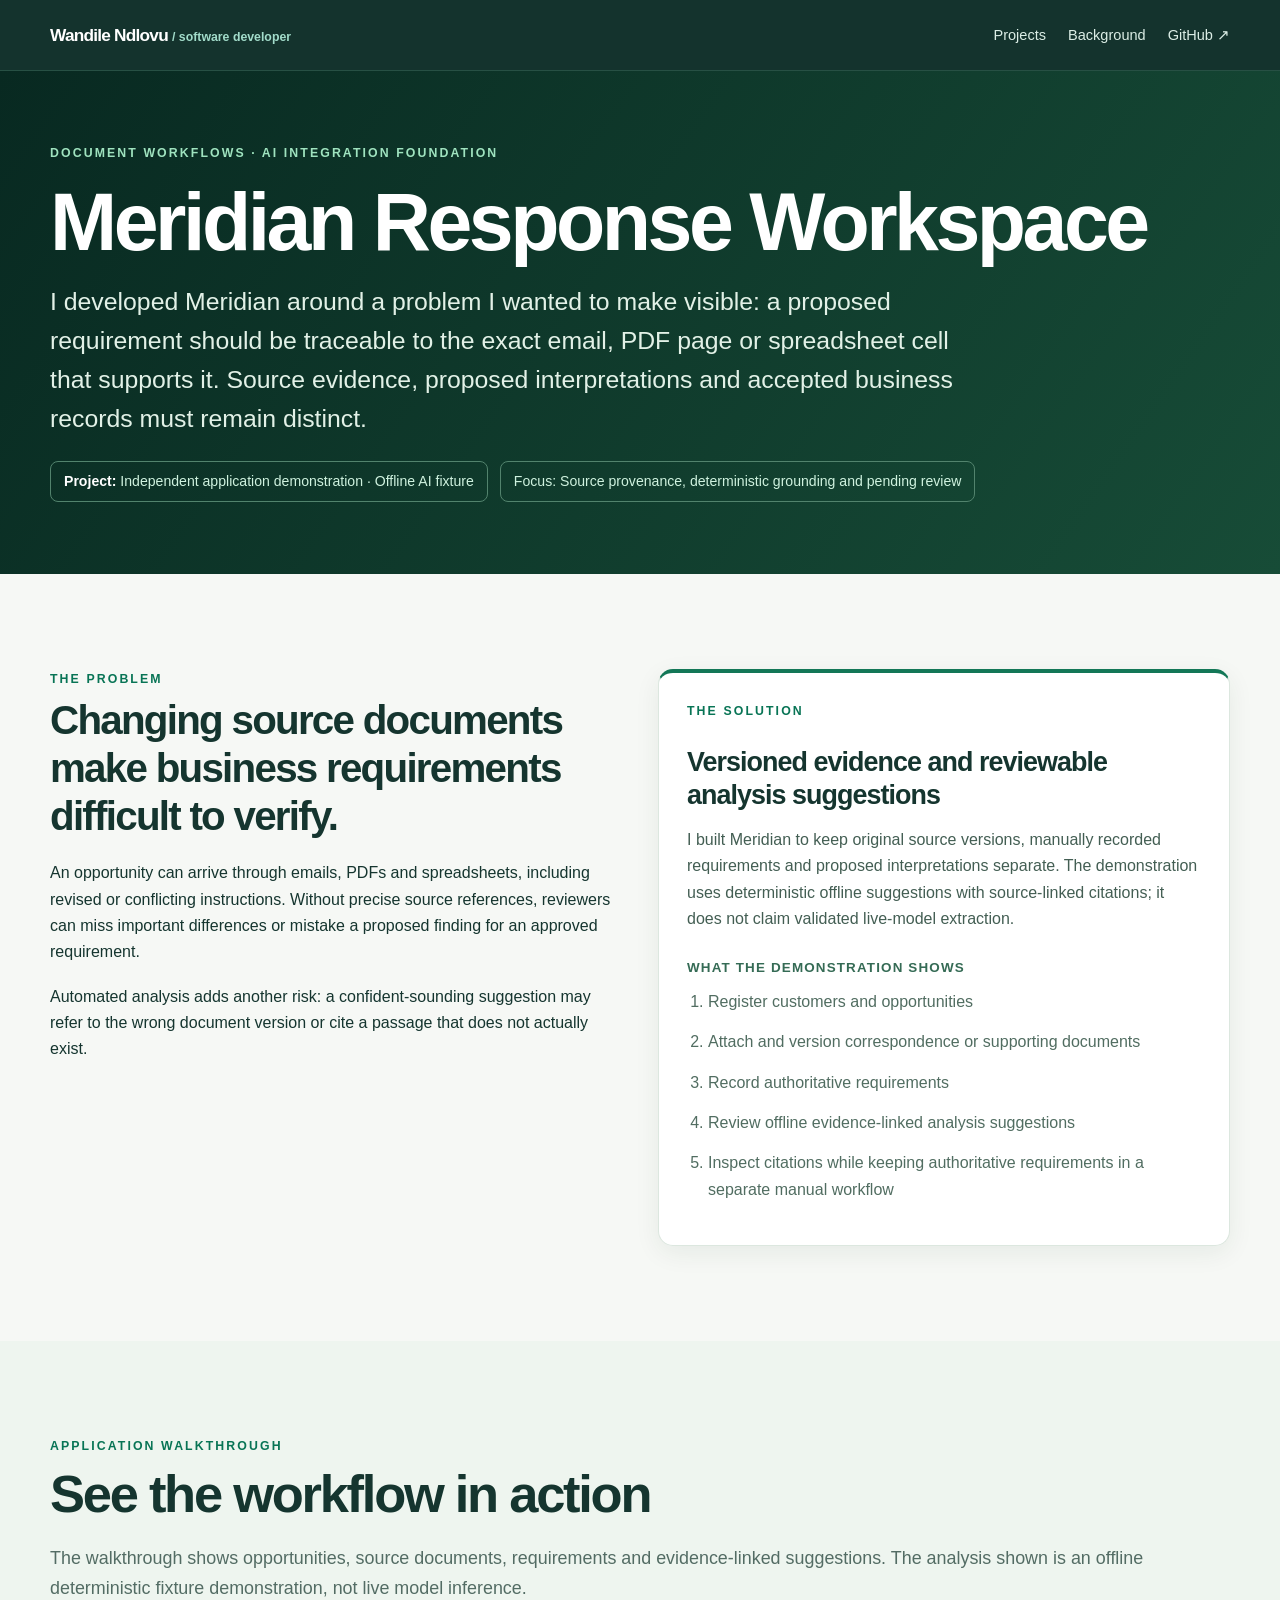
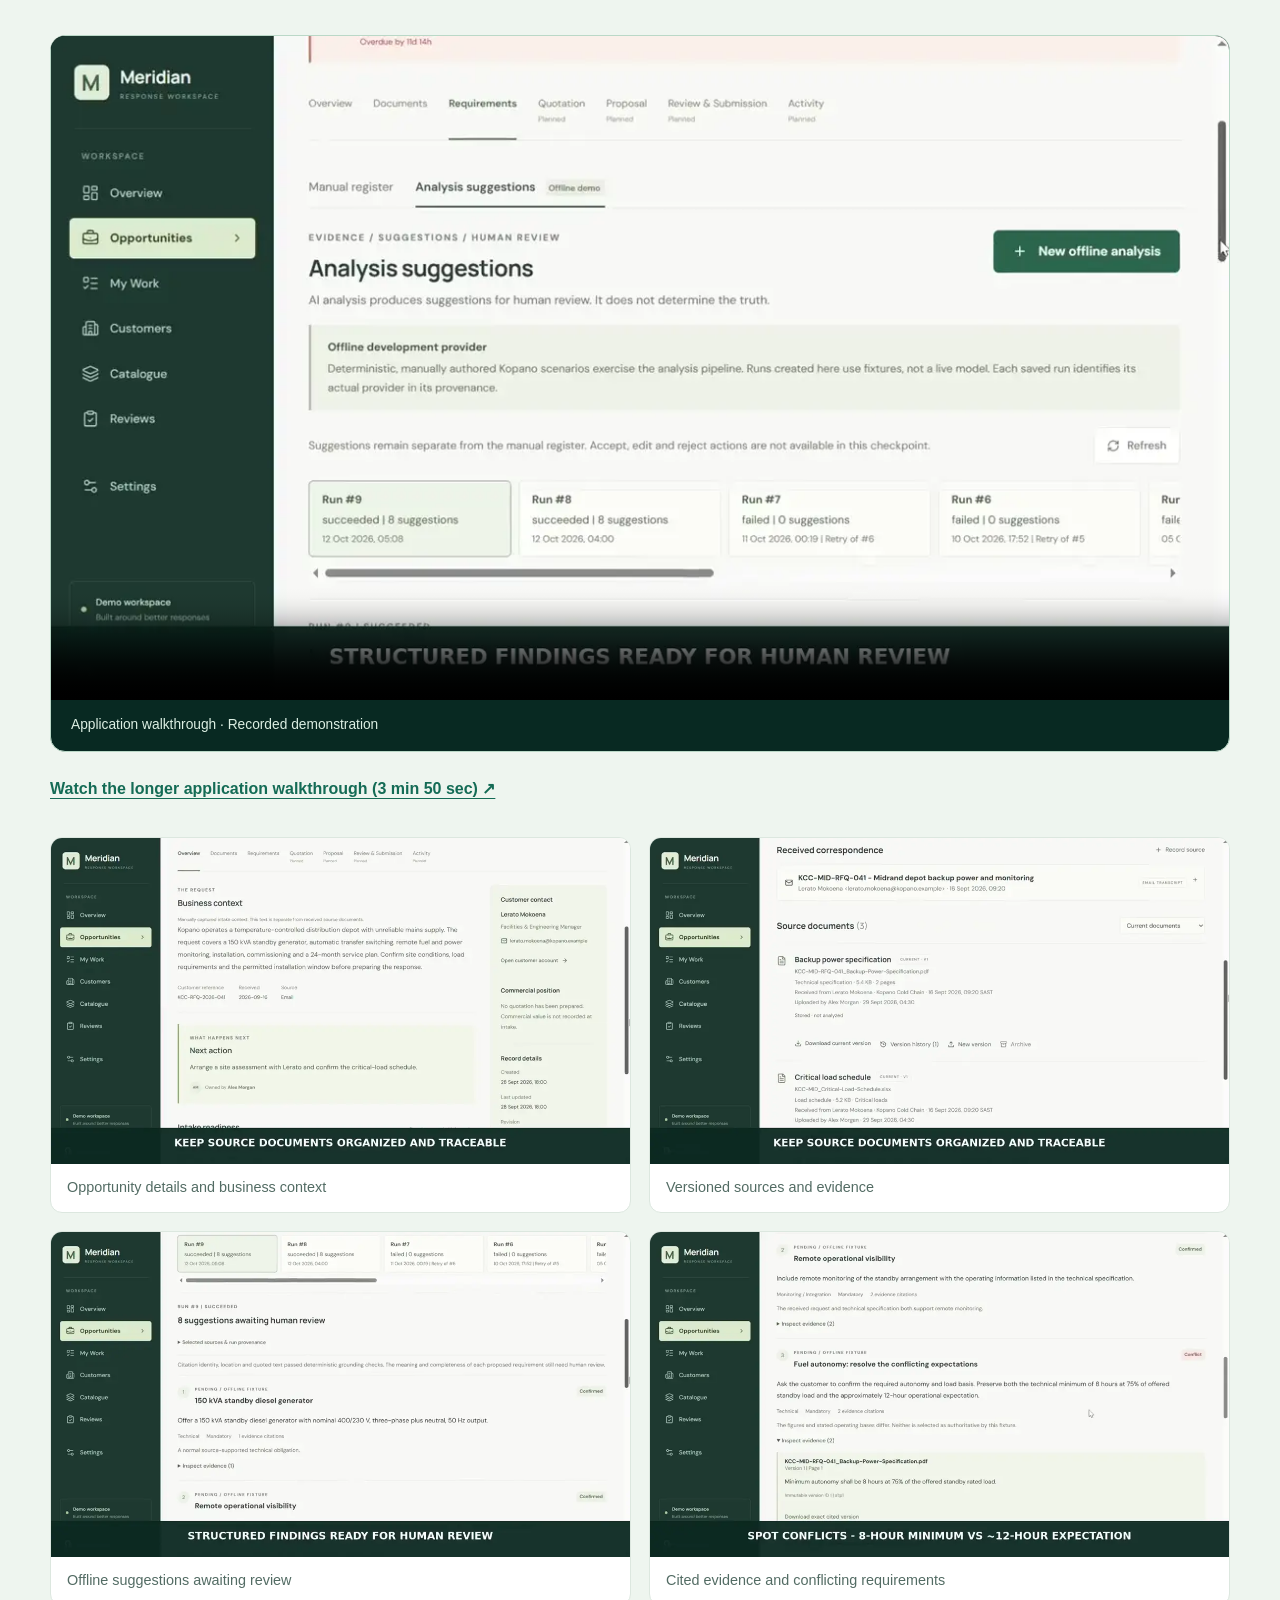
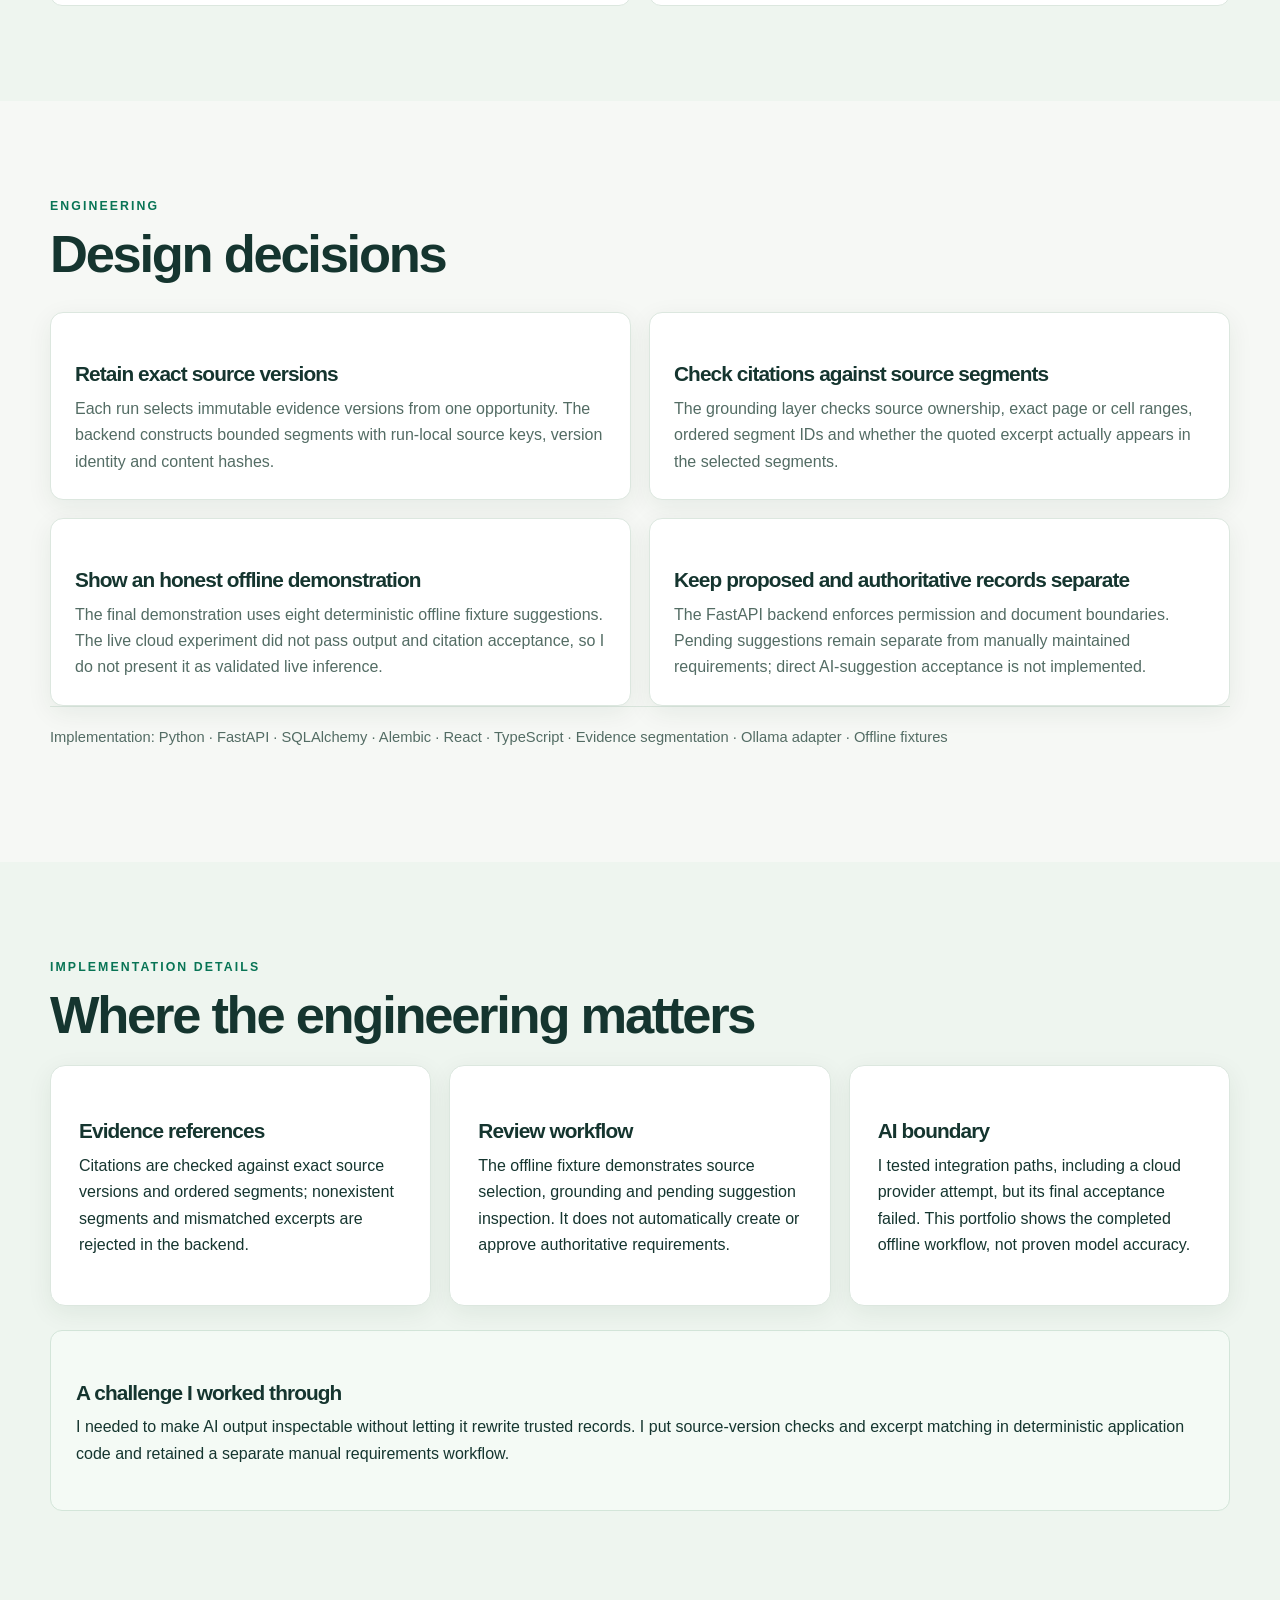
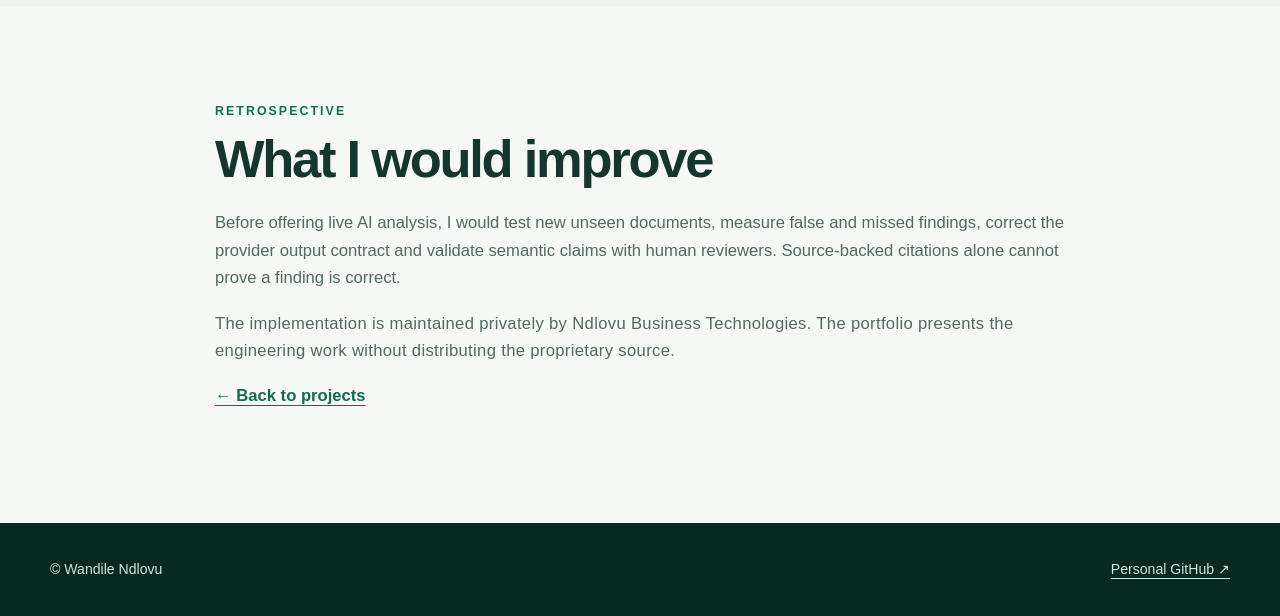
<file: projects/meridian-response/index.html>
<!DOCTYPE html>

<html lang="en"><head><meta charset="utf-8"/><meta content="width=device-width,initial-scale=1" name="viewport"/><meta content="Meridian Response Workspace — source evidence, controlled offline analysis and reviewable suggestions by Wandile Ndlovu" name="description"/><title>Meridian Response Workspace | Wandile Ndlovu</title><link href="../../assets/style.css" rel="stylesheet"/></head><body><a class="skip" href="#main">Skip to content</a><header class="top"><nav class="nav wrap"><a class="brand" href="../../index.html">Wandile Ndlovu <small>/ software developer</small></a><div class="navlinks"><a href="../../index.html#work">Projects</a><a href="../../index.html#background">Background</a><a href="https://github.com/Mbuso100" rel="noopener noreferrer" target="_blank">GitHub ↗</a></div></nav></header><main id="main"><section class="case-hero"><div class="wrap"><div class="eyebrow">Document workflows · AI integration foundation</div><h1>Meridian Response Workspace</h1><p class="case-lead">I developed Meridian around a problem I wanted to make visible: a proposed requirement should be traceable to the exact email, PDF page or spreadsheet cell that supports it. Source evidence, proposed interpretations and accepted business records must remain distinct.</p><div class="project-facts"><span><b>Project:</b> Independent application demonstration · Offline AI fixture</span><span>Focus: Source provenance, deterministic grounding and pending review</span></div></div></section><section class="section problem-solution" id="problem"><div class="wrap two"><div><div class="eyebrow dark">The problem</div><h2>Changing source documents make business requirements difficult to verify.</h2><p>An opportunity can arrive through emails, PDFs and spreadsheets, including revised or conflicting instructions. Without precise source references, reviewers can miss important differences or mistake a proposed finding for an approved requirement.</p><p>Automated analysis adds another risk: a confident-sounding suggestion may refer to the wrong document version or cite a passage that does not actually exist.</p></div><aside class="panel solution-panel" id="solution"><div class="eyebrow dark">The solution</div><h3>Versioned evidence and reviewable analysis suggestions</h3><p>I built Meridian to keep original source versions, manually recorded requirements and proposed interpretations separate. The demonstration uses deterministic offline suggestions with source-linked citations; it does not claim validated live-model extraction.</p><h4>What the demonstration shows</h4><ol class="feature-list case-steps"><li>Register customers and opportunities</li><li>Attach and version correspondence or supporting documents</li><li>Record authoritative requirements</li><li>Review offline evidence-linked analysis suggestions</li><li>Inspect citations while keeping authoritative requirements in a separate manual workflow</li></ol></aside></div></section><section class="section alt" id="demonstration"><div class="wrap"><div class="eyebrow dark">Application walkthrough</div><h2>See the workflow in action</h2><p class="lead">The walkthrough shows opportunities, source documents, requirements and evidence-linked suggestions. The analysis shown is an offline deterministic fixture demonstration, not live model inference.</p><figure class="video-card"><video aria-label="Meridian Response Workspace application walkthrough" controls="" playsinline="" poster="../../assets/media/meridian-review.webp" preload="metadata" src="../../assets/media/meridian-demo.mp4">Your browser does not support this video.</video><figcaption>Application walkthrough · Recorded demonstration</figcaption></figure><p class="secondary-media"><a href="../../assets/media/meridian-detailed-walkthrough.mp4">Watch the longer application walkthrough (3 min 50 sec) ↗</a></p><div class="demo-stills"><figure class="demo-shot"><img alt="Opportunity details and business context" loading="lazy" src="../../assets/media/meridian-response-screen-1.webp"/><figcaption>Opportunity details and business context</figcaption></figure><figure class="demo-shot"><img alt="Versioned sources and evidence" loading="lazy" src="../../assets/media/meridian-response-screen-2.webp"/><figcaption>Versioned sources and evidence</figcaption></figure><figure class="demo-shot"><img alt="Offline suggestions awaiting review" loading="lazy" src="../../assets/media/meridian-response-screen-3.webp"/><figcaption>Offline suggestions awaiting review</figcaption></figure><figure class="demo-shot"><img alt="Cited evidence and conflicting requirements" loading="lazy" src="../../assets/media/meridian-response-screen-4.webp"/><figcaption>Cited evidence and conflicting requirements</figcaption></figure></div></div></section><section class="section" id="architecture"><div class="wrap"><div class="eyebrow dark">Engineering</div><h2>Design decisions</h2><div class="decision-grid"><article class="panel"><h3>Retain exact source versions</h3><p>Each run selects immutable evidence versions from one opportunity. The backend constructs bounded segments with run-local source keys, version identity and content hashes.</p></article><article class="panel"><h3>Check citations against source segments</h3><p>The grounding layer checks source ownership, exact page or cell ranges, ordered segment IDs and whether the quoted excerpt actually appears in the selected segments.</p></article><article class="panel"><h3>Show an honest offline demonstration</h3><p>The final demonstration uses eight deterministic offline fixture suggestions. The live cloud experiment did not pass output and citation acceptance, so I do not present it as validated live inference.</p></article><article class="panel"><h3>Keep proposed and authoritative records separate</h3><p>The FastAPI backend enforces permission and document boundaries. Pending suggestions remain separate from manually maintained requirements; direct AI-suggestion acceptance is not implemented.</p></article></div><p class="stack-foot">Implementation: Python · FastAPI · SQLAlchemy · Alembic · React · TypeScript · Evidence segmentation · Ollama adapter · Offline fixtures</p></div></section><section class="section alt" id="evidence"><div class="wrap"><div class="eyebrow dark">Implementation details</div><h2>Where the engineering matters</h2><div class="grid3"><article class="panel"><h3>Evidence references</h3><p>Citations are checked against exact source versions and ordered segments; nonexistent segments and mismatched excerpts are rejected in the backend.</p></article><article class="panel"><h3>Review workflow</h3><p>The offline fixture demonstrates source selection, grounding and pending suggestion inspection. It does not automatically create or approve authoritative requirements.</p></article><article class="panel"><h3>AI boundary</h3><p>I tested integration paths, including a cloud provider attempt, but its final acceptance failed. This portfolio shows the completed offline workflow, not proven model accuracy.</p></article></div><div class="metric-intro"><h3>A challenge I worked through</h3><p>I needed to make AI output inspectable without letting it rewrite trusted records. I put source-version checks and excerpt matching in deterministic application code and retained a separate manual requirements workflow.</p></div></div></section><section class="section" id="reflection"><div class="wrap reading"><div class="eyebrow dark">Retrospective</div><h2>What I would improve</h2><p>Before offering live AI analysis, I would test new unseen documents, measure false and missed findings, correct the provider output contract and validate semantic claims with human reviewers. Source-backed citations alone cannot prove a finding is correct.</p><p class="private-label">The implementation is maintained privately by Ndlovu Business Technologies. The portfolio presents the engineering work without distributing the proprietary source.</p><p><a class="inline-link" href="../../index.html#work">← Back to projects</a></p></div></section></main><footer class="footer"><div class="wrap footer-flex"><span>© Wandile Ndlovu</span><a href="https://github.com/Mbuso100" rel="noopener noreferrer" target="_blank">Personal GitHub ↗</a></div></footer></body></html>
</file>
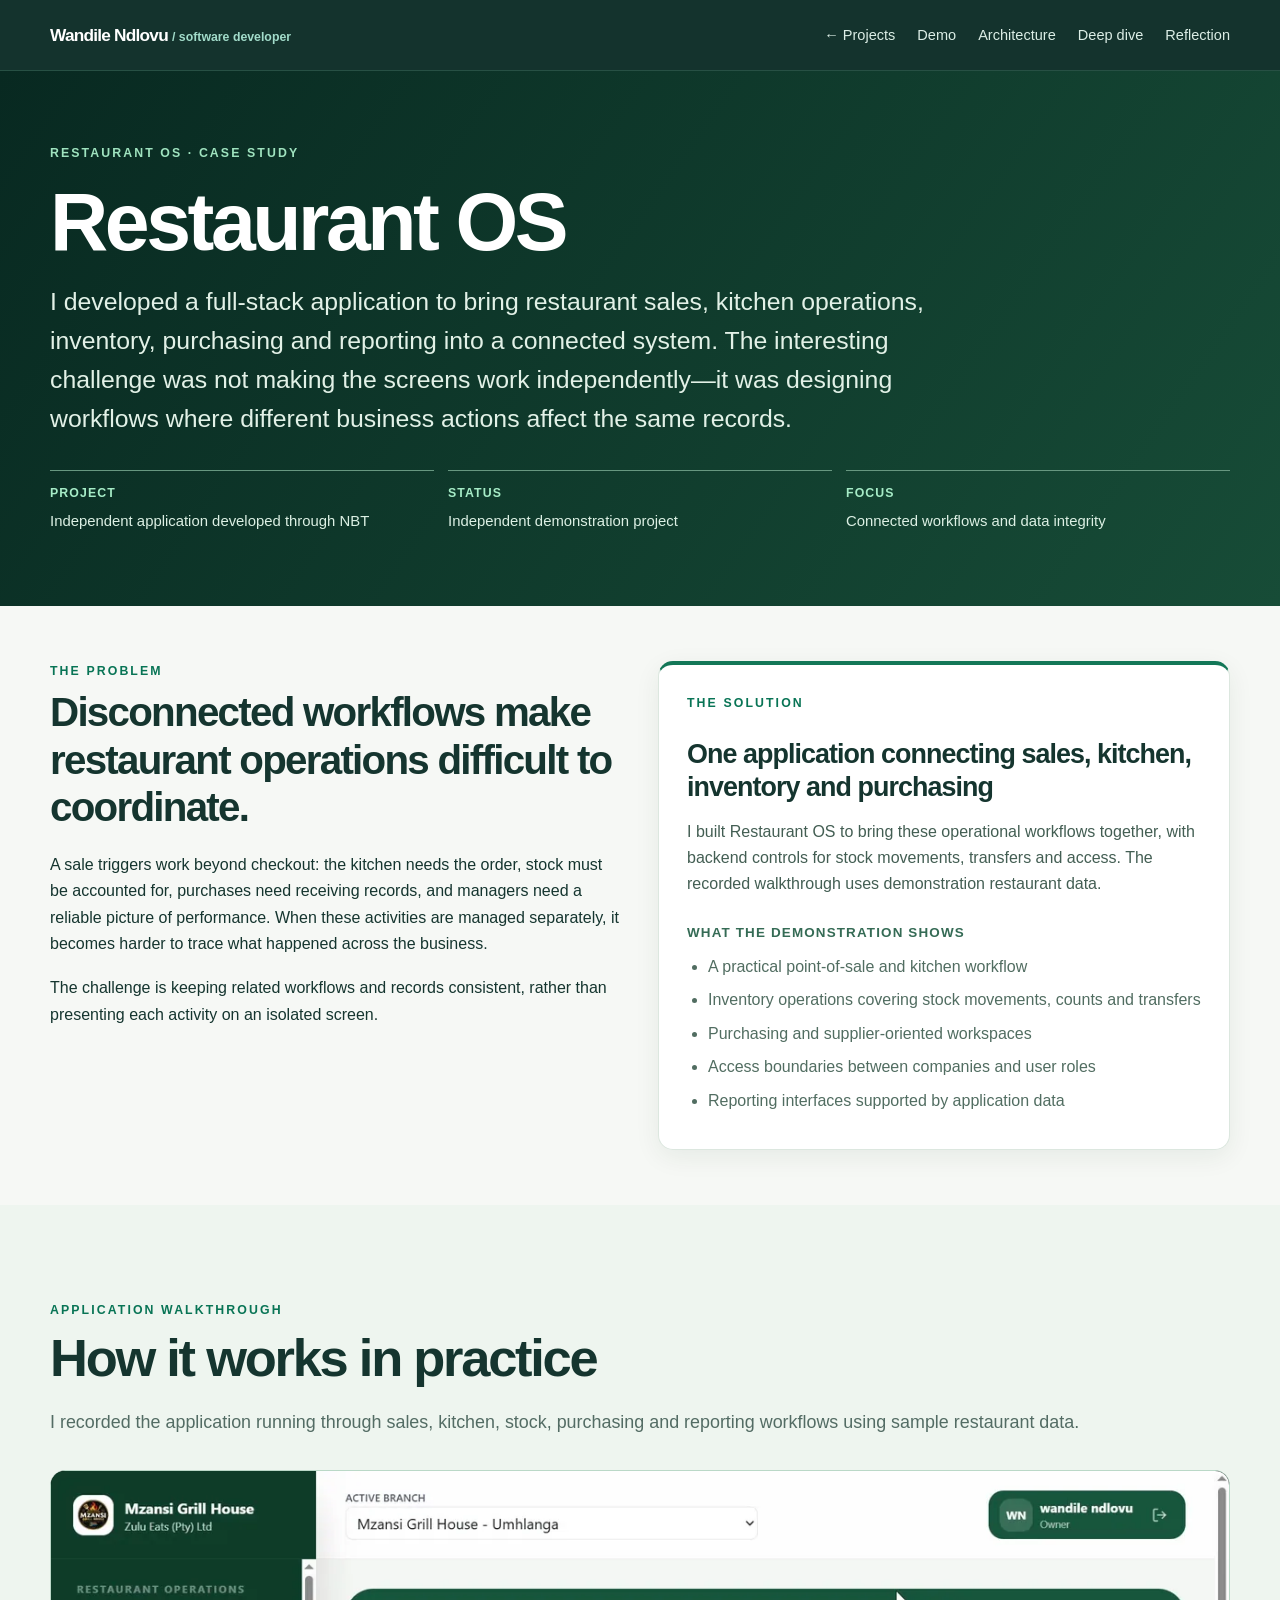
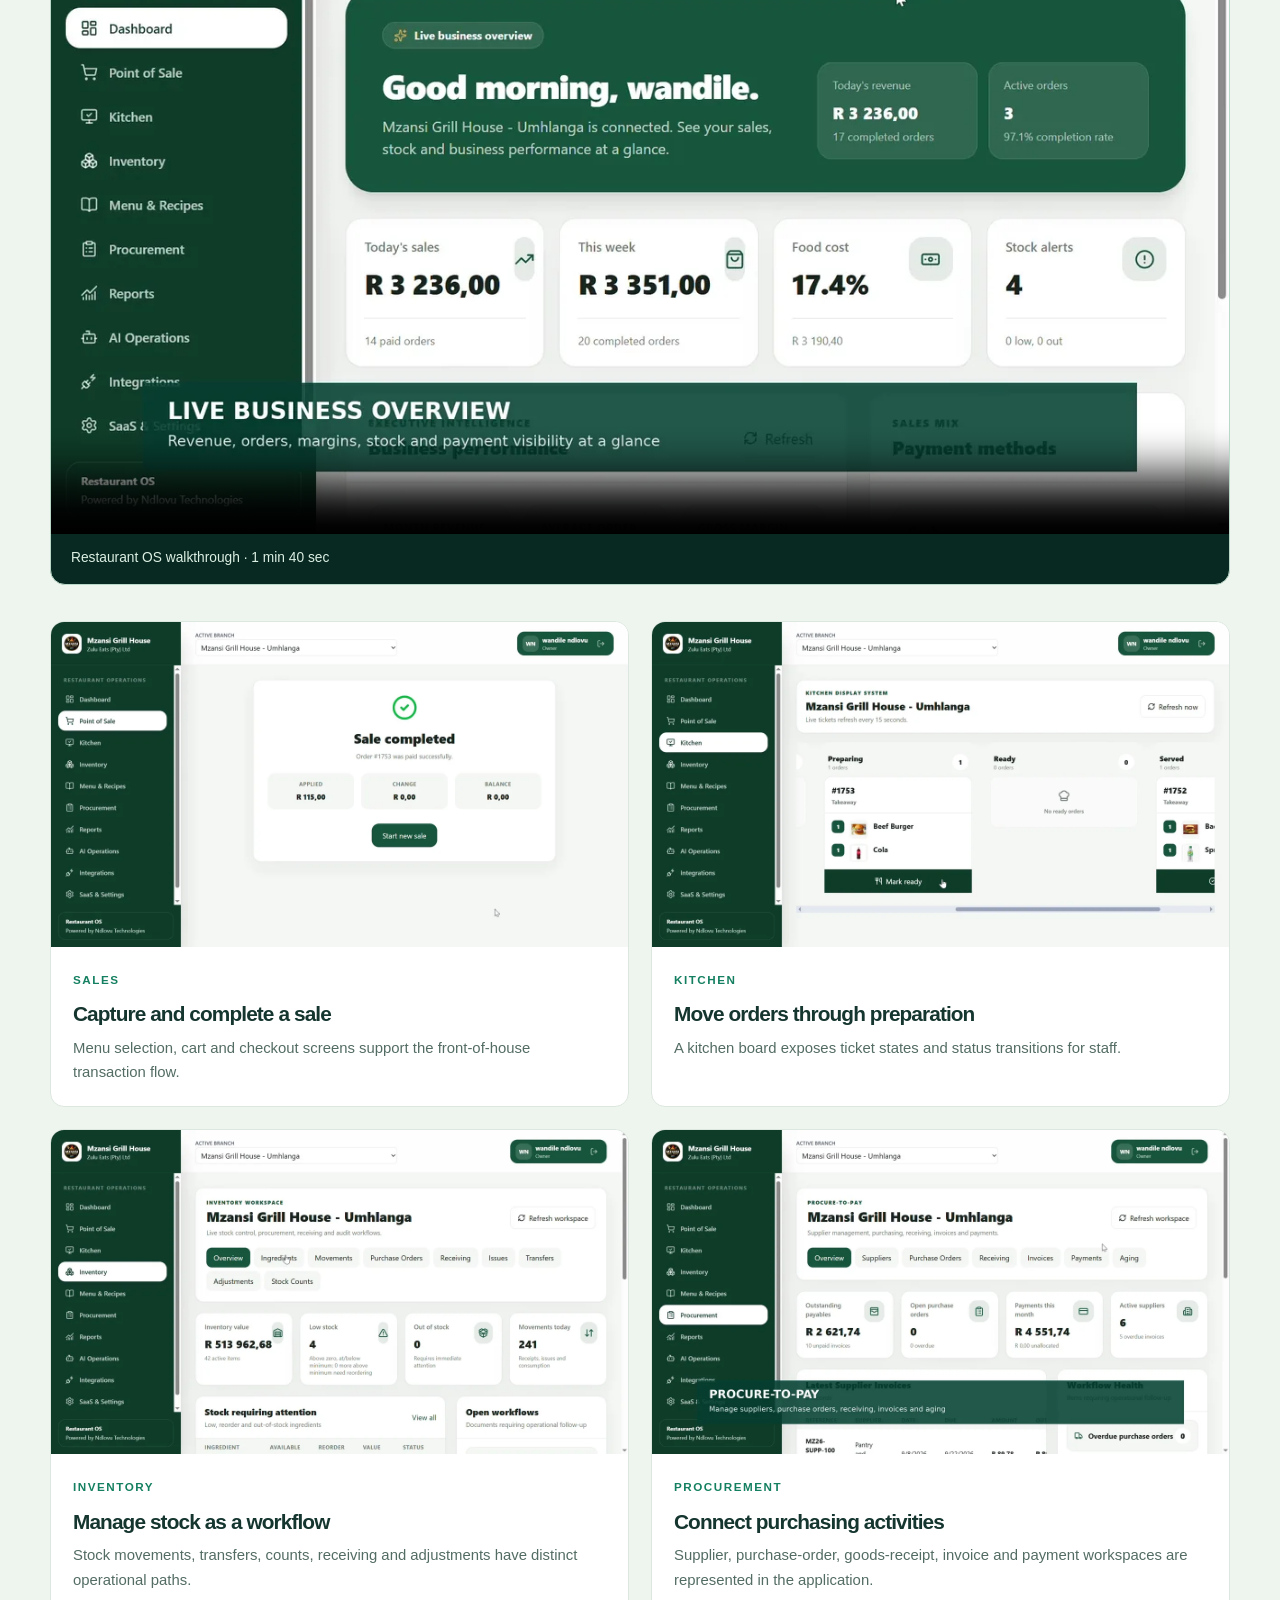
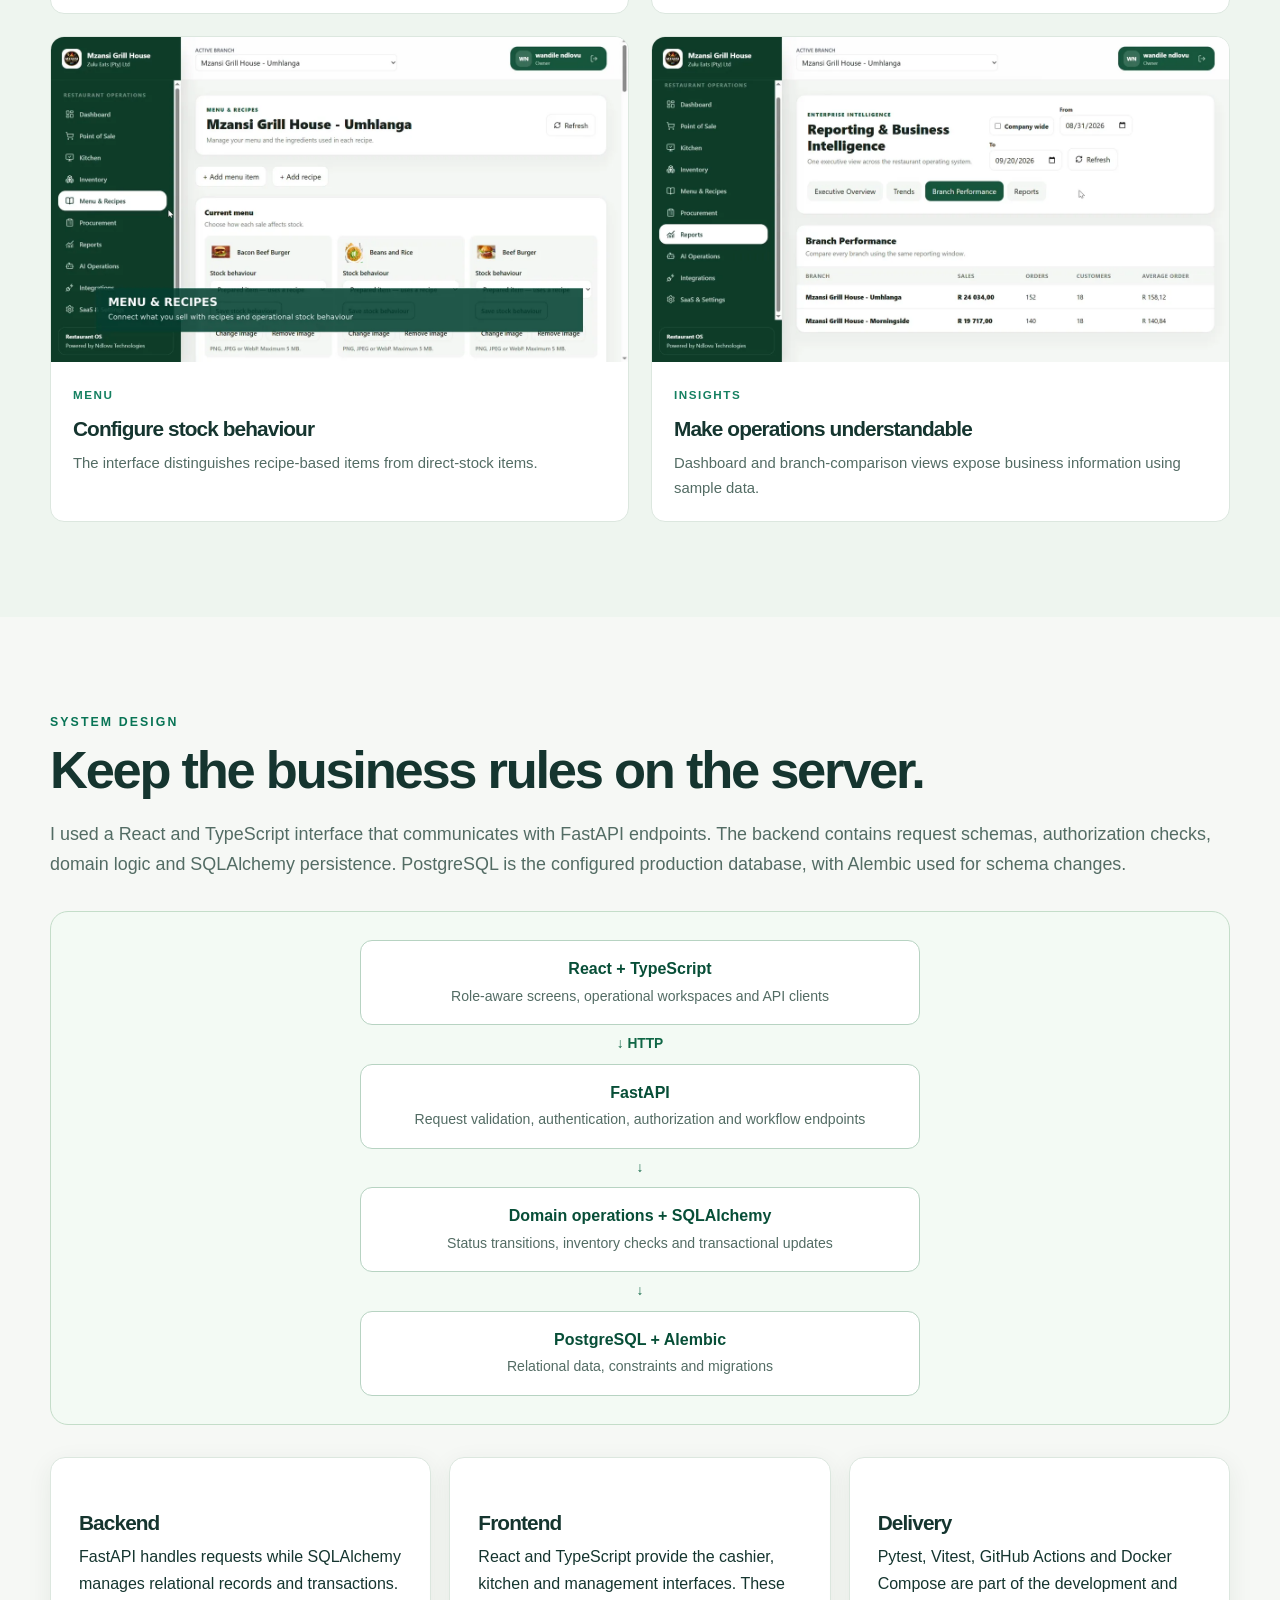
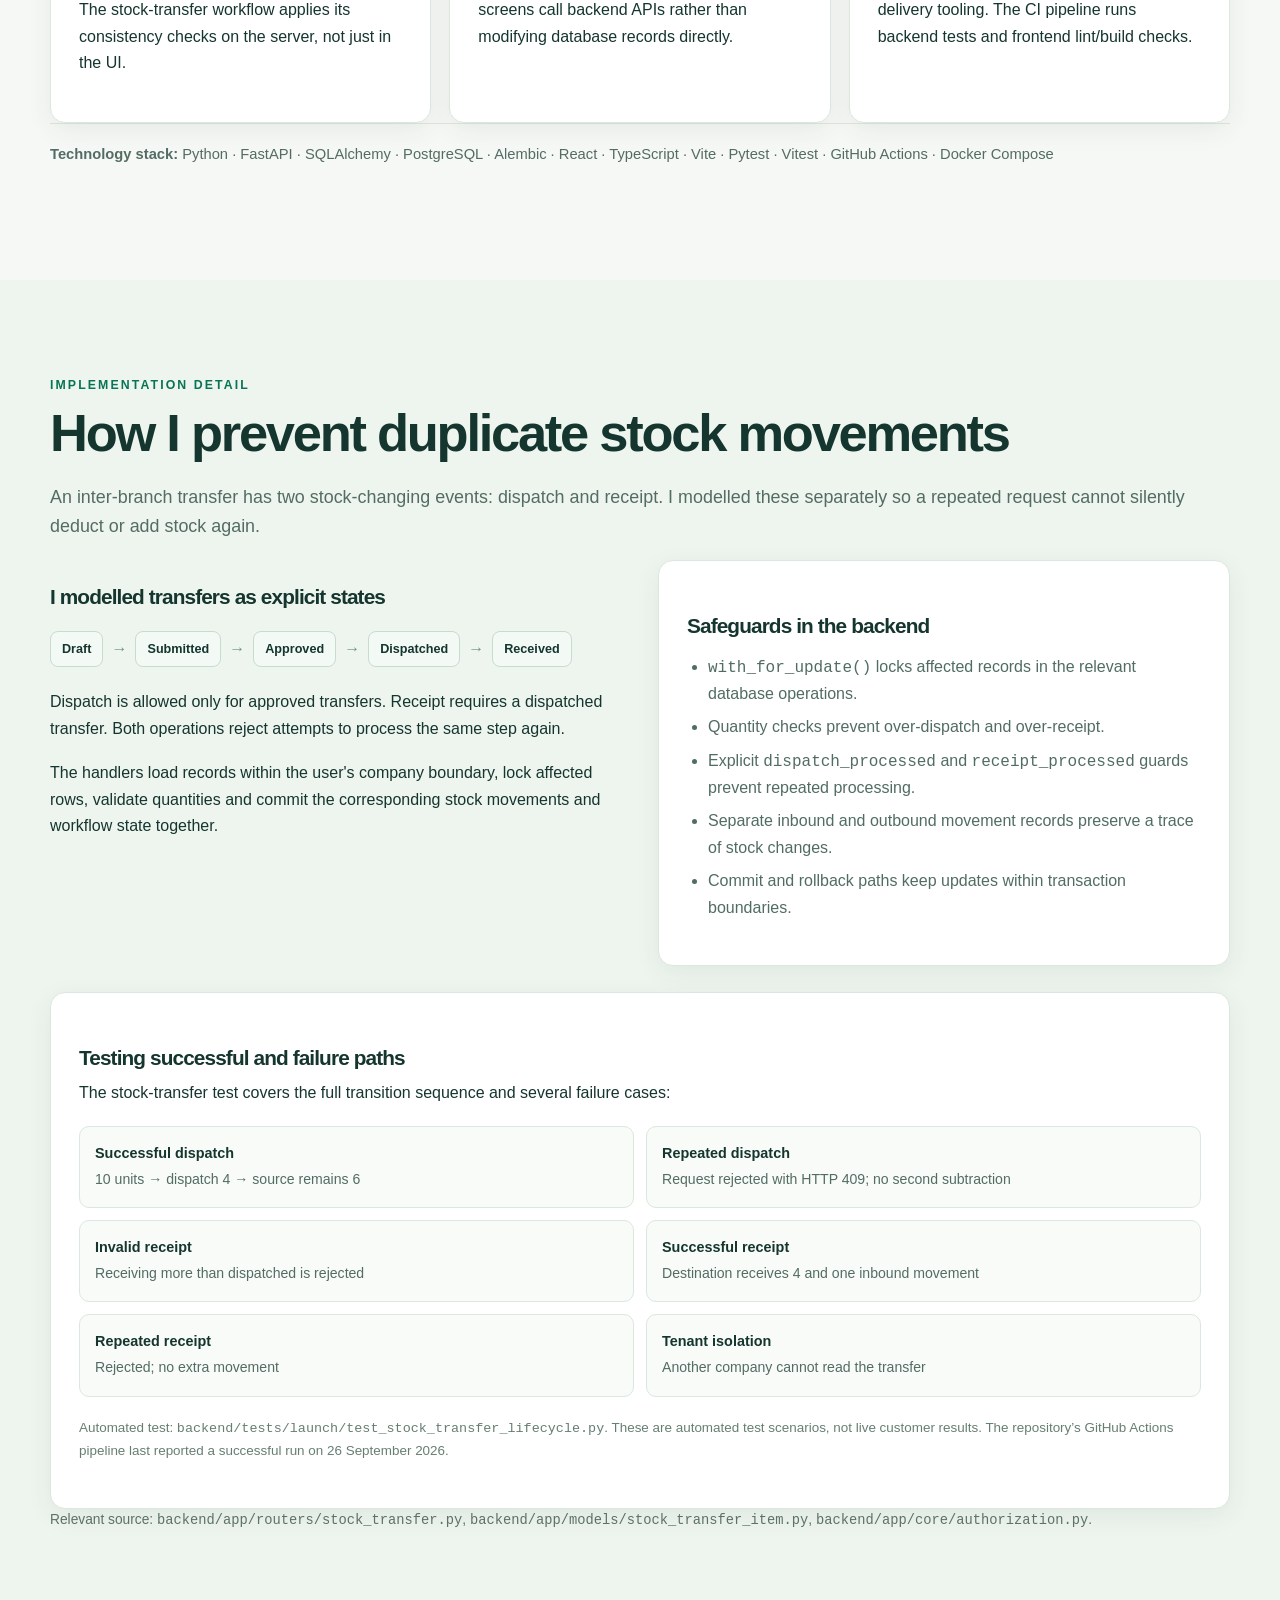
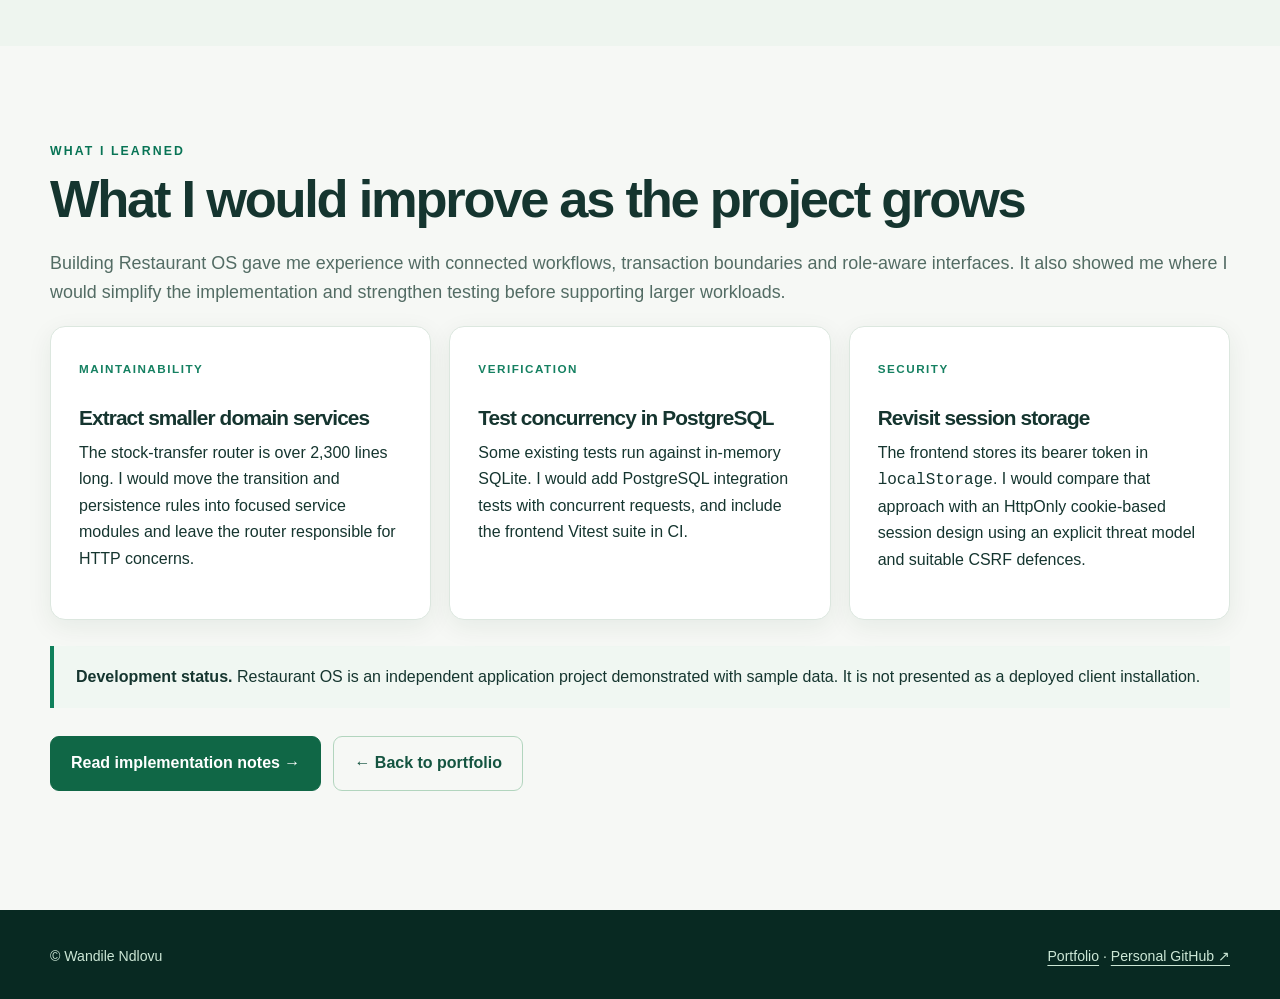
<file: projects/restaurant-os/index.html>
<!doctype html>
<html lang="en"><head><meta charset="utf-8"><meta name="viewport" content="width=device-width,initial-scale=1"><meta name="description" content="Restaurant OS by Wandile Ndlovu — full-stack restaurant management, transactional stock transfers, data integrity and engineering lessons."><title>Restaurant OS — Case Study | Wandile Ndlovu</title><link rel="stylesheet" href="../../assets/style.css"></head>
<body><a class="skip" href="#main">Skip to content</a><header class="top"><nav class="nav wrap" aria-label="Main navigation"><a class="brand" href="../../index.html">Wandile Ndlovu <small>/ software developer</small></a><div class="navlinks"><a href="../../index.html">← Projects</a><a href="#walkthrough">Demo</a><a href="#architecture">Architecture</a><a href="#integrity">Deep dive</a><a href="#reflection">Reflection</a></div></nav></header>
<main id="main"><section class="case-hero"><div class="wrap"><div class="eyebrow">Restaurant OS · Case study</div><h1>Restaurant OS</h1><p class="case-lead">I developed a full-stack application to bring restaurant sales, kitchen operations, inventory, purchasing and reporting into a connected system. The interesting challenge was not making the screens work independently—it was designing workflows where different business actions affect the same records.</p><div class="case-facts"><span><strong>Project</strong> Independent application developed through NBT</span><span><strong>Status</strong> Independent demonstration project</span><span><strong>Focus</strong> Connected workflows and data integrity</span></div></div></section>
<section class="section compact problem-solution" id="problem"><div class="wrap two"><div><div class="eyebrow dark">The problem</div><h2>Disconnected workflows make restaurant operations difficult to coordinate.</h2><p>A sale triggers work beyond checkout: the kitchen needs the order, stock must be accounted for, purchases need receiving records, and managers need a reliable picture of performance. When these activities are managed separately, it becomes harder to trace what happened across the business.</p><p>The challenge is keeping related workflows and records consistent, rather than presenting each activity on an isolated screen.</p></div><aside class="panel solution-panel" id="solution"><div class="eyebrow dark">The solution</div><h3>One application connecting sales, kitchen, inventory and purchasing</h3><p>I built Restaurant OS to bring these operational workflows together, with backend controls for stock movements, transfers and access. The recorded walkthrough uses demonstration restaurant data.</p><h4>What the demonstration shows</h4><ul class="feature-list"><li>A practical point-of-sale and kitchen workflow</li><li>Inventory operations covering stock movements, counts and transfers</li><li>Purchasing and supplier-oriented workspaces</li><li>Access boundaries between companies and user roles</li><li>Reporting interfaces supported by application data</li></ul></aside></div></section>
<section class="section alt" id="walkthrough"><div class="wrap"><div class="eyebrow dark">Application walkthrough</div><h2>How it works in practice</h2><p class="lead">I recorded the application running through sales, kitchen, stock, purchasing and reporting workflows using sample restaurant data.</p><figure class="video-card"><video controls playsinline preload="none" poster="../../assets/media/dashboard.webp" src="../../assets/media/restaurant-os-walkthrough.mp4" aria-label="Restaurant OS application walkthrough">This browser cannot play the video.</video><figcaption>Restaurant OS walkthrough · 1 min 40 sec</figcaption></figure><div class="story"><article class="shot"><img src="../../assets/media/checkout.webp" alt="Point of sale order confirmation"><div class="meta"><span class="num">Sales</span><h3>Capture and complete a sale</h3><p>Menu selection, cart and checkout screens support the front-of-house transaction flow.</p></div></article><article class="shot"><img src="../../assets/media/kitchen.webp" alt="Kitchen ticket interface"><div class="meta"><span class="num">Kitchen</span><h3>Move orders through preparation</h3><p>A kitchen board exposes ticket states and status transitions for staff.</p></div></article><article class="shot"><img src="../../assets/media/inventory.webp" alt="Inventory workspace"><div class="meta"><span class="num">Inventory</span><h3>Manage stock as a workflow</h3><p>Stock movements, transfers, counts, receiving and adjustments have distinct operational paths.</p></div></article><article class="shot"><img src="../../assets/media/procurement.webp" alt="Procurement workspace"><div class="meta"><span class="num">Procurement</span><h3>Connect purchasing activities</h3><p>Supplier, purchase-order, goods-receipt, invoice and payment workspaces are represented in the application.</p></div></article><article class="shot"><img src="../../assets/media/recipes.webp" alt="Menu and recipes configuration"><div class="meta"><span class="num">Menu</span><h3>Configure stock behaviour</h3><p>The interface distinguishes recipe-based items from direct-stock items.</p></div></article><article class="shot"><img src="../../assets/media/reports.webp" alt="Business reporting interface"><div class="meta"><span class="num">Insights</span><h3>Make operations understandable</h3><p>Dashboard and branch-comparison views expose business information using sample data.</p></div></article></div></div></section>
<section class="section" id="architecture"><div class="wrap"><div class="eyebrow dark">System design</div><h2>Keep the business rules on the server.</h2><p class="lead">I used a React and TypeScript interface that communicates with FastAPI endpoints. The backend contains request schemas, authorization checks, domain logic and SQLAlchemy persistence. PostgreSQL is the configured production database, with Alembic used for schema changes.</p><div class="arch-card"><div class="arch-segment"><strong>React + TypeScript</strong><span>Role-aware screens, operational workspaces and API clients</span></div><div class="arch-arrow">↓ HTTP</div><div class="arch-segment"><strong>FastAPI</strong><span>Request validation, authentication, authorization and workflow endpoints</span></div><div class="arch-arrow">↓</div><div class="arch-segment"><strong>Domain operations + SQLAlchemy</strong><span>Status transitions, inventory checks and transactional updates</span></div><div class="arch-arrow">↓</div><div class="arch-segment"><strong>PostgreSQL + Alembic</strong><span>Relational data, constraints and migrations</span></div></div><div class="grid3"><article class="panel"><h3>Backend</h3><p>FastAPI handles requests while SQLAlchemy manages relational records and transactions. The stock-transfer workflow applies its consistency checks on the server, not just in the UI.</p></article><article class="panel"><h3>Frontend</h3><p>React and TypeScript provide the cashier, kitchen and management interfaces. These screens call backend APIs rather than modifying database records directly.</p></article><article class="panel"><h3>Delivery</h3><p>Pytest, Vitest, GitHub Actions and Docker Compose are part of the development and delivery tooling. The CI pipeline runs backend tests and frontend lint/build checks.</p></article></div><p class="stack-foot"><strong>Technology stack:</strong> Python · FastAPI · SQLAlchemy · PostgreSQL · Alembic · React · TypeScript · Vite · Pytest · Vitest · GitHub Actions · Docker Compose</p></div></section>
<section class="section alt" id="integrity"><div class="wrap"><div class="eyebrow dark">Implementation detail</div><h2>How I prevent duplicate stock movements</h2><p class="lead">An inter-branch transfer has two stock-changing events: dispatch and receipt. I modelled these separately so a repeated request cannot silently deduct or add stock again.</p><div class="two"><div><h3>I modelled transfers as explicit states</h3><div class="workflow"><span class="state">Draft</span><span class="arrow">→</span><span class="state">Submitted</span><span class="arrow">→</span><span class="state">Approved</span><span class="arrow">→</span><span class="state">Dispatched</span><span class="arrow">→</span><span class="state">Received</span></div><p>Dispatch is allowed only for approved transfers. Receipt requires a dispatched transfer. Both operations reject attempts to process the same step again.</p><p>The handlers load records within the user's company boundary, lock affected rows, validate quantities and commit the corresponding stock movements and workflow state together.</p></div><aside class="panel"><h3>Safeguards in the backend</h3><ul class="feature-list"><li><code>with_for_update()</code> locks affected records in the relevant database operations.</li><li>Quantity checks prevent over-dispatch and over-receipt.</li><li>Explicit <code>dispatch_processed</code> and <code>receipt_processed</code> guards prevent repeated processing.</li><li>Separate inbound and outbound movement records preserve a trace of stock changes.</li><li>Commit and rollback paths keep updates within transaction boundaries.</li></ul></aside></div><div class="panel" style="margin-top:26px"><h3>Testing successful and failure paths</h3><p>The stock-transfer test covers the full transition sequence and several failure cases:</p><div class="test-grid"><div><strong>Successful dispatch</strong><span>10 units → dispatch 4 → source remains 6</span></div><div><strong>Repeated dispatch</strong><span>Request rejected with HTTP 409; no second subtraction</span></div><div><strong>Invalid receipt</strong><span>Receiving more than dispatched is rejected</span></div><div><strong>Successful receipt</strong><span>Destination receives 4 and one inbound movement</span></div><div><strong>Repeated receipt</strong><span>Rejected; no extra movement</span></div><div><strong>Tenant isolation</strong><span>Another company cannot read the transfer</span></div></div><p class="testnote">Automated test: <code>backend/tests/launch/test_stock_transfer_lifecycle.py</code>. These are automated test scenarios, not live customer results. The repository’s GitHub Actions pipeline last reported a successful run on 26 September 2026.</p></div><p class="evidence-line">Relevant source: <code>backend/app/routers/stock_transfer.py</code>, <code>backend/app/models/stock_transfer_item.py</code>, <code>backend/app/core/authorization.py</code>.</p></div></section>
<section class="section" id="reflection"><div class="wrap"><div class="eyebrow dark">What I learned</div><h2>What I would improve as the project grows</h2><p class="lead">Building Restaurant OS gave me experience with connected workflows, transaction boundaries and role-aware interfaces. It also showed me where I would simplify the implementation and strengthen testing before supporting larger workloads.</p><div class="grid3"><article class="panel"><span class="num">Maintainability</span><h3>Extract smaller domain services</h3><p>The stock-transfer router is over 2,300 lines long. I would move the transition and persistence rules into focused service modules and leave the router responsible for HTTP concerns.</p></article><article class="panel"><span class="num">Verification</span><h3>Test concurrency in PostgreSQL</h3><p>Some existing tests run against in-memory SQLite. I would add PostgreSQL integration tests with concurrent requests, and include the frontend Vitest suite in CI.</p></article><article class="panel"><span class="num">Security</span><h3>Revisit session storage</h3><p>The frontend stores its bearer token in <code>localStorage</code>. I would compare that approach with an HttpOnly cookie-based session design using an explicit threat model and suitable CSRF defences.</p></article></div><div class="nextstep"><strong>Development status.</strong> Restaurant OS is an independent application project demonstrated with sample data. It is not presented as a deployed client installation.</div><div class="actions"><a class="button dark-btn" href="CASE_STUDY.md">Read implementation notes →</a><a class="button subtle-btn" href="../../index.html">← Back to portfolio</a></div></div></section>
</main><footer class="footer"><div class="wrap footer-flex"><span>© Wandile Ndlovu</span><span><a href="../../index.html">Portfolio</a> · <a href="https://github.com/Mbuso100" rel="noopener noreferrer" target="_blank">Personal GitHub ↗</a></span></div></footer></body></html>
</file>
<file: assets/style.css>
:root{--ink:#15352f;--dark:#082922;--jade:#106746;--lime:#bcf2d1;--muted:#536c64;--paper:#f6f8f5;--surface:#fff;--stroke:#dce7df;--warm:#f5efdf;--max:1180px}*{box-sizing:border-box}html{scroll-behavior:smooth}body{margin:0;color:var(--ink);background:var(--paper);font:16px/1.65 Inter,ui-sans-serif,-apple-system,BlinkMacSystemFont,"Segoe UI",Arial,sans-serif;-webkit-font-smoothing:antialiased}a{color:#146b55;text-underline-offset:4px}a:hover{text-decoration-thickness:2px}img,video{max-width:100%;height:auto;display:block}h1,h2,h3{line-height:1.14;letter-spacing:-.043em}h1{font-size:clamp(2.7rem,6.3vw,5.6rem);margin:14px 0 24px}h2{font-size:clamp(2rem,4.1vw,3.4rem);margin:8px 0 20px}h3{font-size:1.3rem;margin:10px 0}p{margin:0 0 18px}.wrap{width:min(var(--max),calc(100% - 48px));margin:auto}.skip{position:absolute;left:-9999px;top:15px}.skip:focus{left:10px;z-index:9;padding:12px;background:#fff}.top{position:sticky;top:0;z-index:10;background:rgba(8,41,34,.95);backdrop-filter:blur(16px);border-bottom:1px solid #275044}.nav{display:flex;align-items:center;justify-content:space-between;gap:25px;min-height:70px}.brand{font-size:1.08rem;font-weight:820;color:white;letter-spacing:-.045em;text-decoration:none}.brand small{color:#a2dcca;font-size:.77rem;letter-spacing:0;font-weight:600}.navlinks{display:flex;gap:22px;align-items:center;flex-wrap:wrap}.navlinks a{color:#dceee6;font-size:.91rem;text-decoration:none}.navlinks a:hover{color:white}.hero{background:radial-gradient(ellipse at 78% 26%,#276d56 0%,#10392e 37%,#082922 80%);color:#f7fff9;padding:85px 0 94px}.hero-inner{display:grid;grid-template-columns:1.02fr .98fr;align-items:center;gap:50px}.eyebrow{text-transform:uppercase;font-weight:850;letter-spacing:.17em;font-size:.77rem;color:#9fe3bf}.eyebrow.dark{color:#087455}.hero .lede{font-size:1.13rem;color:#cce5d9;max-width:590px}.hero h1 strong{color:#a5edc1}.actions{display:flex;flex-wrap:wrap;gap:12px;margin:28px 0 24px}.button{display:inline-flex;gap:8px;align-items:center;padding:13px 20px;background:#d5f5df;color:#09342b;border:1px solid #d5f5df;border-radius:9px;text-decoration:none;font-weight:780}.button:hover{background:#f5fff8}.button.secondary{background:transparent;border-color:#5e9b82;color:#f3fff7}.button.secondary:hover{background:#164436}.micro{color:#b6d3c4;font-size:.82rem}.visual{background:#e7eee9;border:8px solid rgba(255,255,255,.14);border-radius:17px;overflow:hidden;box-shadow:0 35px 80px #00180c88;transform:rotate(1.2deg)}.visual img{width:100%;aspect-ratio:16/9;object-fit:cover}.visual .visual-caption{padding:13px 16px;background:#fafffc;color:#38564a;font-size:.78rem}.section{padding:95px 0}.section.alt{background:#eef5ef}.section.sand{background:#f5f0e6}.intro{max-width:850px}.lead{color:var(--muted);font-size:1.12rem}.bar{display:flex;align-items:center;gap:13px;flex-wrap:wrap;margin:20px 0}.tag{border:1px solid #c5ddcd;background:#f2faf4;border-radius:50px;color:#175b45;font-size:.76rem;padding:5px 11px;font-weight:710}.tag.ghost{background:transparent;border-color:#8fba9d;color:#bde6cc}.evidence{display:grid;grid-template-columns:repeat(3,1fr);gap:16px;margin-top:32px}.stat{border:1px solid var(--stroke);background:white;border-radius:15px;padding:24px}.stat strong{display:block;font-size:2.2rem;line-height:1.2;color:#07543c}.stat span{font-size:.9rem;color:#60736d}.story{display:grid;grid-template-columns:repeat(2,1fr);gap:22px;margin-top:36px}.shot{border-radius:14px;overflow:hidden;border:1px solid var(--stroke);background:white}.shot img{width:100%;aspect-ratio:16/9;object-fit:cover}.shot .meta{padding:19px 22px 21px}.num{font-size:.73rem;color:#158061;letter-spacing:.13em;text-transform:uppercase;font-weight:850}.shot .meta p{font-size:.93rem;color:var(--muted);margin:0}.video-card{border-radius:15px;overflow:hidden;border:1px solid #bad8c7;background:#082922;margin:32px 0}.video-card video{width:100%;max-height:75vh;background:black}.video-card figcaption{padding:14px 20px;color:#dcefe3;font-size:.86rem}.two{display:grid;grid-template-columns:1fr 1fr;gap:36px;align-items:start}.panel{border:1px solid var(--stroke);background:#fff;padding:28px;border-radius:15px;box-shadow:0 7px 26px #123b2012}.workflow{display:flex;gap:8px;flex-wrap:wrap;margin:22px 0}.state{padding:7px 11px;border:1px solid #c7dccd;background:#f3faf5;border-radius:8px;font-size:.79rem;font-weight:760}.arrow{align-self:center;color:#6d9780}.test-table{width:100%;border-collapse:collapse;background:white;border-radius:12px;overflow:hidden;font-size:.92rem}th{text-align:left;background:#daeddf;padding:13px}td{padding:13px;border-bottom:1px solid #e6eee7;vertical-align:top}tr:last-child td{border:0}.notes{border-left:4px solid #249066;padding:12px 17px;background:#ecf8ef;color:#315a49;margin-top:22px}.feature-list{margin:16px 0;padding-left:21px;color:#516d61}.feature-list li{margin:7px 0}.link-card{display:block;border:1px solid #cfded4;background:white;border-radius:14px;text-decoration:none;color:inherit;padding:24px}.link-card:hover{border-color:#69b18d;transform:translateY(-2px)}.portfolio-grid{display:grid;grid-template-columns:repeat(3,1fr);gap:18px;margin-top:30px}.small{font-size:.87rem;color:#60746a}.footer{background:var(--dark);color:#cce7d6;padding:35px 0;font-size:.88rem}.footer a{color:#cce7d6}.evidence-line{font-size:.86rem;color:#5d7166}.case-hero{background:linear-gradient(125deg,#082921,#174c37);color:#fff;padding:72px 0}.case-hero .lead{color:#d2e8db;max-width:825px}.case-text{max-width:790px}.section h3:not(.shot h3){margin-top:25px}.grid3{display:grid;grid-template-columns:repeat(3,1fr);gap:18px}.bullet-panel{background:#fff;border:1px solid var(--stroke);padding:23px;border-radius:12px}.bullet-panel strong{display:block;color:#0b4e3b;margin-bottom:9px}.caption-text{font-size:.86rem;color:#5e736a}.rule{border:0;border-top:1px solid #dce9df;margin:34px 0}.quote{font-size:1.28rem;font-weight:680;line-height:1.55;border-left:5px solid #12845d;padding:14px 23px;margin:25px 0;background:#ecf5ee}.testnote{font-size:.84rem;color:#667f71}.inline-link{font-weight:750}.outline{border:1px dashed #adc9b4;border-radius:10px;padding:18px;color:#426d56;background:#fff}.section.compact{padding:55px 0}.codeish{font-family:ui-monospace,SFMono-Regular,Consolas,monospace;font-size:.84rem}.diagram{display:flex;align-items:center;gap:10px;flex-wrap:wrap;margin:25px 0}.diagram .node{background:#f8fcf8;border:1px solid #c9dfcf;border-radius:8px;padding:12px 16px;font-size:.91rem;font-weight:720}.diagram .tiny{color:#668a77}@media(max-width:950px){.hero-inner{grid-template-columns:1fr}.visual{transform:none;max-width:820px}.portfolio-grid,.grid3{grid-template-columns:1fr 1fr}.two{grid-template-columns:1fr}.hero{padding:58px 0}.section{padding:70px 0}}@media(max-width:650px){.wrap{width:min(100% - 28px,1180px)}.nav{align-items:flex-start;flex-direction:column;gap:7px;padding:16px 0}.navlinks{gap:17px}.navlinks a{font-size:.83rem}.hero{padding:42px 0 55px}.story,.evidence,.portfolio-grid,.grid3{grid-template-columns:1fr}.section{padding:53px 0}.panel{padding:20px}.stat{padding:19px}.shot .meta{padding:17px}.case-hero{padding:48px 0}.diagram .node{font-size:.79rem}h1{font-size:clamp(2.6rem,10vw,4rem)}.hero .lede{font-size:1.04rem}}

/* Case-study typography and layout */
.featured-grid{display:grid;grid-template-columns:1.06fr .94fr;gap:38px;align-items:center;margin-top:36px}
.hero-screenshot{background:#e8f2ed;border:1px solid var(--stroke);border-radius:15px;overflow:hidden;box-shadow:0 18px 45px #16372621}
.hero-screenshot img{width:100%;aspect-ratio:16/10;object-fit:cover}
.feature-content h3{font-size:clamp(1.5rem,2.6vw,2rem);margin-top:0}
.button.dark-btn{background:var(--jade);color:#fff;border-color:var(--jade)}.button.dark-btn:hover{background:#084e34}
.button.subtle-btn{background:transparent;border-color:#b2d5be;color:#145440}
.insight-box{display:grid;grid-template-columns:1.4fr 1fr;gap:32px;align-items:center;margin-top:25px;padding:34px;border-radius:17px;background:#e8f3ed;border:1px solid #c8e1d3}
.insight-box h3{font-size:clamp(1.6rem,2.8vw,2.2rem);margin:9px 0 18px}
.flow-mini{display:flex;gap:6px;align-items:center;justify-content:center;flex-wrap:wrap}
.flow-mini div{border-radius:9px;background:white;border:1px solid #abcdb9;padding:8px 11px;font-weight:740;font-size:.85rem}.flow-mini span{color:var(--jade)}
.stack-list{display:grid;grid-template-columns:auto 1fr;column-gap:16px;row-gap:18px;margin:22px 0}.stack-list dt{font-weight:800;font-size:.92rem}.stack-list dd{margin:0;color:var(--muted);font-size:.92rem}
.footer-flex{display:flex;align-items:center;justify-content:space-between;gap:14px;flex-wrap:wrap}
.case-hero h1{margin:14px 0}.case-lead{color:#e2f1e7;font-size:clamp(1.18rem,2.1vw,1.55rem);max-width:935px;line-height:1.57}
.case-facts{display:grid;grid-template-columns:1fr 1fr 1fr;gap:14px;margin:31px 0 0}
.case-facts span{border-top:1px solid #679780;padding-top:12px;font-size:.93rem;color:#dcf0e4}
.case-facts strong{display:block;color:#a6ecc7;font-size:.77rem;letter-spacing:.09em;text-transform:uppercase;margin-bottom:6px}
.arch-card{background:#f3faf4;border:1px solid #c4ddc9;border-radius:18px;padding:28px;display:flex;flex-direction:column;align-items:center;margin:32px 0}
.arch-segment{border:1px solid #b7d3c2;background:#fff;border-radius:12px;padding:15px 28px;width:min(560px,100%);text-align:center}
.arch-segment strong{display:block;color:#074e37}.arch-segment span{color:var(--muted);font-size:.88rem}
.arch-arrow{font-size:.86rem;font-weight:700;color:var(--jade);padding:8px}
.stack-foot{padding-top:18px;border-top:1px solid var(--stroke);color:var(--muted);font-size:.92rem}
.test-grid{display:grid;grid-template-columns:1fr 1fr;gap:12px;margin:20px 0}.test-grid>div{border:1px solid var(--stroke);border-radius:10px;padding:15px;background:#f8fbf8}.test-grid strong{display:block;font-size:.9rem}.test-grid span{color:var(--muted);font-size:.88rem}
.nextstep{border-left:4px solid #0f805b;background:#f0f7f2;padding:18px 22px;margin-top:26px}
@media(max-width:950px){.featured-grid,.insight-box{grid-template-columns:1fr}.case-facts{grid-template-columns:1fr 1fr}}
@media(max-width:650px){.case-facts,.test-grid{grid-template-columns:1fr}.stack-list{grid-template-columns:1fr;row-gap:4px}.stack-list dd{margin-bottom:11px}.insight-box{padding:22px}.case-lead{font-size:1.12rem}}
code{overflow-wrap:anywhere;word-break:break-word}

/* Project overview additions */
.project-tiles{display:grid;grid-template-columns:repeat(3,minmax(0,1fr));gap:17px;margin-top:26px}.project-tile{display:flex;flex-direction:column;justify-content:space-between;border:1px solid var(--stroke);background:#fff;border-radius:15px;padding:26px;min-height:248px}.project-tile h3{margin:9px 0 11px}.project-tile p{font-size:.96rem;color:var(--muted)}.project-tile a{font-weight:750}.external-demo{display:flex;justify-content:space-between;align-items:center;gap:24px;background:#eaf3ed;border:1px solid #cfdfd3;border-radius:17px;padding:28px;margin:30px 0}.external-demo p{margin:8px 0 0;color:var(--muted)}.external-demo .button{background:#0d6849;color:#fff;border-color:#0d6849;white-space:nowrap}.section-tight{padding:50px 0}.reading{max-width:850px}.reading p{color:#52695f;font-size:1.04rem}.metric-intro{border:1px solid #d3e5d9;background:#f4faf5;padding:25px;border-radius:12px;margin-top:24px}.project-facts{display:flex;flex-wrap:wrap;gap:12px;margin-top:22px}.project-facts span{color:#cff2df;border:1px solid #52836d;border-radius:8px;padding:8px 13px;font-size:.88rem}.project-facts b{color:white}.private-label{font-size:.82rem;letter-spacing:.02em;color:#597468}.case-steps{counter-reset:step}.case-steps li{margin:0 0 14px}.decision-grid{display:grid;grid-template-columns:1fr 1fr;gap:18px;margin-top:28px}.decision-grid article{background:white;border:1px solid var(--stroke);padding:24px;border-radius:13px}.decision-grid article p{margin:0;color:var(--muted)}@media(max-width:880px){.project-tiles{grid-template-columns:1fr}.external-demo{flex-direction:column;align-items:flex-start}.decision-grid{grid-template-columns:1fr}}

/* Recorded application media and project navigation */
.visual-projects{display:grid;grid-template-columns:repeat(3,minmax(0,1fr));gap:19px;margin-top:34px}
.visual-project{border:1px solid var(--stroke);border-radius:17px;overflow:hidden;background:#fff;display:flex;flex-direction:column;box-shadow:0 14px 35px #10291e0a}
.visual-project-image{display:block;background:#eaf2eb;overflow:hidden}
.visual-project-image img{width:100%;height:210px;object-fit:cover;object-position:left top;transition:transform .25s ease}
.visual-project-image:hover img{transform:scale(1.025)}
.visual-project-body{padding:23px 22px 26px;display:flex;flex-direction:column;gap:5px;flex:1}
.visual-project-body h3{margin:9px 0 7px;font-size:1.4rem}
.visual-project-body p{color:var(--muted);font-size:.95rem;flex:1}
.visual-project-body a{margin-top:9px}
.demo-stills{display:grid;grid-template-columns:repeat(2,minmax(0,1fr));gap:18px;margin-top:35px}
.demo-shot{background:#fff;border:1px solid var(--stroke);border-radius:12px;overflow:hidden;margin:0}
.demo-shot img{width:100%;aspect-ratio:16/9;object-fit:cover}
.demo-shot figcaption{padding:12px 16px;color:var(--muted);font-size:.9rem}
.secondary-media{margin-top:-8px;margin-bottom:27px}
.secondary-media a{font-weight:740}
@media(max-width:920px){.visual-projects{grid-template-columns:repeat(2,minmax(0,1fr))}}
@media(max-width:650px){.visual-projects,.demo-stills{grid-template-columns:1fr}.visual-project-image img{height:auto;aspect-ratio:16/9}}

/* Case-study narrative: distinguish the business problem from the implemented solution. */
.problem-solution h2{font-size:clamp(1.85rem,3.15vw,3rem);line-height:1.18}
.solution-panel{border-top:4px solid #137757}
.solution-panel .eyebrow{margin-bottom:8px}
.solution-panel h3{font-size:clamp(1.32rem,2.1vw,1.75rem);line-height:1.22;letter-spacing:-.035em;margin:9px 0 15px}
.solution-panel h4{font-size:.84rem;letter-spacing:.085em;text-transform:uppercase;color:#356b55;margin:24px 0 10px}
.solution-panel p{color:#435e53}
.solution-panel .feature-list{margin:8px 0 0}
@media(max-width:650px){.problem-solution h2{font-size:clamp(1.75rem,8vw,2.4rem)}}

/* Professional credentials and assessed capstone */
.credential-grid{display:grid;grid-template-columns:repeat(2,minmax(0,1fr));gap:18px;margin:30px 0}
.credential-card{display:flex;flex-direction:column;justify-content:space-between;gap:24px;background:#fff;border:1px solid var(--stroke);border-radius:15px;padding:25px}
.credential-card h3{font-size:1.27rem;line-height:1.3;margin:9px 0 0}
.credential-issuer{font-size:.86rem;color:var(--muted);font-weight:700;margin:0}
.capstone-panel{background:#fff;border:1px solid var(--stroke);border-top:4px solid #137757;border-radius:15px;padding:30px;max-width:1000px}
.capstone-panel h3{font-size:1.6rem;margin:9px 0 16px}
.capstone-panel p{color:#435e53;line-height:1.7}
.capstone-tech{font-size:.92rem}
@media(max-width:650px){.credential-grid{grid-template-columns:1fr}.capstone-panel{padding:22px}}

/* Editorial learning journey: analytical foundation to applied backend engineering */
.credential-intro{max-width:840px;margin-bottom:34px}
.learning-path{display:grid;grid-template-columns:repeat(3,minmax(0,1fr));gap:0;border:1px solid #cbded0;border-radius:17px;overflow:hidden;background:#fff;margin:32px 0 28px}
.learning-step{padding:30px 27px;display:flex;flex-direction:column;align-items:flex-start;min-width:0}
.learning-step+.learning-step{border-left:1px solid #dce7df}
.learning-index{font-size:.75rem;font-weight:850;letter-spacing:.13em;color:#087455}
.learning-step h3{font-size:1.47rem;line-height:1.18;margin:17px 0 13px!important}
.learning-step p{font-size:.94rem;color:var(--muted);line-height:1.65}
.learning-meta{font-size:.83rem!important;font-weight:750;color:#315b49!important;margin-top:auto}
.learning-step>.inline-link{margin-top:auto}
.learning-links{display:flex;flex-direction:column;gap:10px;margin-top:auto;font-size:.9rem;font-weight:750}
.capstone-feature{background:linear-gradient(130deg,#082922,#144d39);border-radius:18px;padding:35px;color:#f7fff9;box-shadow:0 20px 50px #0a32211b}
.capstone-heading{display:flex;align-items:start;justify-content:space-between;gap:24px}
.capstone-heading h3{font-size:clamp(1.75rem,3vw,2.45rem);margin:11px 0 13px!important;max-width:700px}
.capstone-heading p{color:#d4e8dd;max-width:700px}
.capstone-mark{font-size:1.25rem;font-weight:850;letter-spacing:-.04em;color:#c4f2d5;border:1px solid #568c72;border-radius:12px;padding:13px;white-space:nowrap}
.capstone-mark span{padding:0 8px;color:#92d8b0}
.capstone-flow{display:grid;grid-template-columns:minmax(0,1fr) auto minmax(0,1fr) auto minmax(0,1fr);gap:12px;align-items:center;margin:25px 0}
.capstone-flow>div{border:1px solid #568671;border-radius:11px;padding:17px;background:#ffffff0a;min-width:0}
.capstone-flow strong,.capstone-flow span:not(.flow-connector){display:block}
.capstone-flow strong{font-size:.95rem;color:white}
.capstone-flow div span{font-size:.81rem;color:#bbd9ca;margin-top:5px}
.flow-connector{color:#a5e9c1}
.capstone-feature>p{color:#d5e8dd;max-width:950px}
.capstone-bottom{display:flex;align-items:center;justify-content:space-between;gap:20px;flex-wrap:wrap;border-top:1px solid #487561;padding-top:18px;margin-top:25px;font-size:.86rem}
.capstone-bottom span{color:#b5d1c2}
.capstone-bottom a{color:#c9f9d8;font-weight:750}
@media(max-width:900px){.learning-path{grid-template-columns:1fr}.learning-step+.learning-step{border-left:0;border-top:1px solid #dce7df}.capstone-flow{grid-template-columns:1fr}.flow-connector{transform:rotate(90deg);justify-self:center}.capstone-mark{display:none}}
@media(max-width:650px){.learning-step{padding:24px}.capstone-feature{padding:24px}.capstone-bottom{align-items:flex-start;flex-direction:column}}

/* Mobile navigation and final portfolio presentation refinements */
html{scroll-padding-top:95px}
#certifications,#background,#approach,#work{scroll-margin-top:95px}
@media(max-width:650px){
.top .nav{gap:8px;padding:11px 0 9px;min-height:0}
.top .brand{font-size:.98rem;white-space:nowrap}
.top .brand small{font-size:.7rem}
.top .navlinks{display:flex;flex-wrap:nowrap;gap:20px;width:100%;max-width:100%;overflow-x:auto;overscroll-behavior-x:contain;scrollbar-width:none;padding:0 0 3px;-webkit-overflow-scrolling:touch}
.top .navlinks::-webkit-scrollbar{display:none}
.top .navlinks a{font-size:.79rem;white-space:nowrap;flex:none}
html{scroll-padding-top:94px}
#certifications,#background,#approach,#work{scroll-margin-top:94px}
}
.capstone-architecture{margin:27px 0 29px}
.architecture-services{display:grid;grid-template-columns:minmax(0,1fr) 90px minmax(0,1fr);align-items:center;gap:12px}
.architecture-node,.architecture-foundation{border:1px solid #568671;border-radius:12px;background:#ffffff0a;padding:19px;min-width:0}
.architecture-node strong,.architecture-node span,.architecture-foundation strong,.architecture-foundation span{display:block}
.architecture-label{font-size:.72rem!important;text-transform:uppercase;letter-spacing:.1em;color:#9fdab9!important;font-weight:750;margin-bottom:7px}
.architecture-node strong,.architecture-foundation strong{color:white;font-size:1.04rem}
.architecture-node span:last-child,.architecture-foundation span:last-child{color:#c4dfd0;font-size:.82rem;margin-top:6px}
.architecture-connection{text-align:center;color:#b4e6c8;font-size:.74rem;line-height:1.2}
.architecture-connection span{display:block}
.architecture-connection b{display:block;font-size:1.65rem;line-height:1.5;font-weight:500}
.architecture-foundation{margin-top:13px;border-style:dashed}
.footer-flex a{overflow-wrap:normal}
.footer-flex a span{white-space:nowrap}
@media(max-width:650px){.architecture-services{grid-template-columns:1fr;gap:7px}.architecture-connection b{transform:rotate(90deg)}.architecture-connection{padding:2px}.footer-flex{gap:12px}.footer-flex>span:last-child{line-height:2}}

/* Capstone diagram: explicit, resilient layout on desktop and mobile */
.capstone-feature .capstone-architecture{display:block;margin:28px 0 30px}
.capstone-feature .architecture-services{display:grid;grid-template-columns:minmax(0,1fr) 76px minmax(0,1fr);gap:14px;align-items:stretch}
.capstone-feature .architecture-node{display:flex;flex-direction:column;justify-content:center;gap:7px;padding:22px;border:1px solid rgba(169,224,193,.45);border-radius:14px;background:rgba(255,255,255,.055);min-width:0}
.capstone-feature .architecture-node .architecture-label,.capstone-feature .architecture-foundation .architecture-label{display:block;font-size:.72rem;line-height:1.45;letter-spacing:.1em;text-transform:uppercase;color:#a5e5c1;font-weight:700;margin:0}
.capstone-feature .architecture-node strong,.capstone-feature .architecture-foundation strong{display:block;color:#fff;font-size:1.04rem;line-height:1.4}
.capstone-feature .architecture-node>span:last-child,.capstone-feature .architecture-foundation>span:last-child{display:block;color:#c8e4d4;font-size:.84rem;line-height:1.55;margin:0}
.capstone-feature .architecture-connection{display:flex;flex-direction:column;align-items:center;justify-content:center;gap:6px;color:#c1efd1;font-size:.75rem;line-height:1.4;text-align:center}
.capstone-feature .architecture-connection span{display:block}
.capstone-feature .architecture-connection b{display:block;font-size:1.65rem;font-weight:500;line-height:1.1}
.capstone-feature .architecture-foundation{display:flex;flex-direction:column;gap:7px;margin-top:16px;padding:20px 22px;border:1px dashed rgba(169,224,193,.55);border-radius:14px;background:rgba(255,255,255,.04)}
@media(max-width:700px){.capstone-feature .architecture-services{grid-template-columns:minmax(0,1fr);gap:10px}.capstone-feature .architecture-connection{gap:2px;padding:4px 0}.capstone-feature .architecture-connection b{transform:rotate(90deg)}.capstone-feature .architecture-node,.capstone-feature .architecture-foundation{padding:18px}}
</file>
